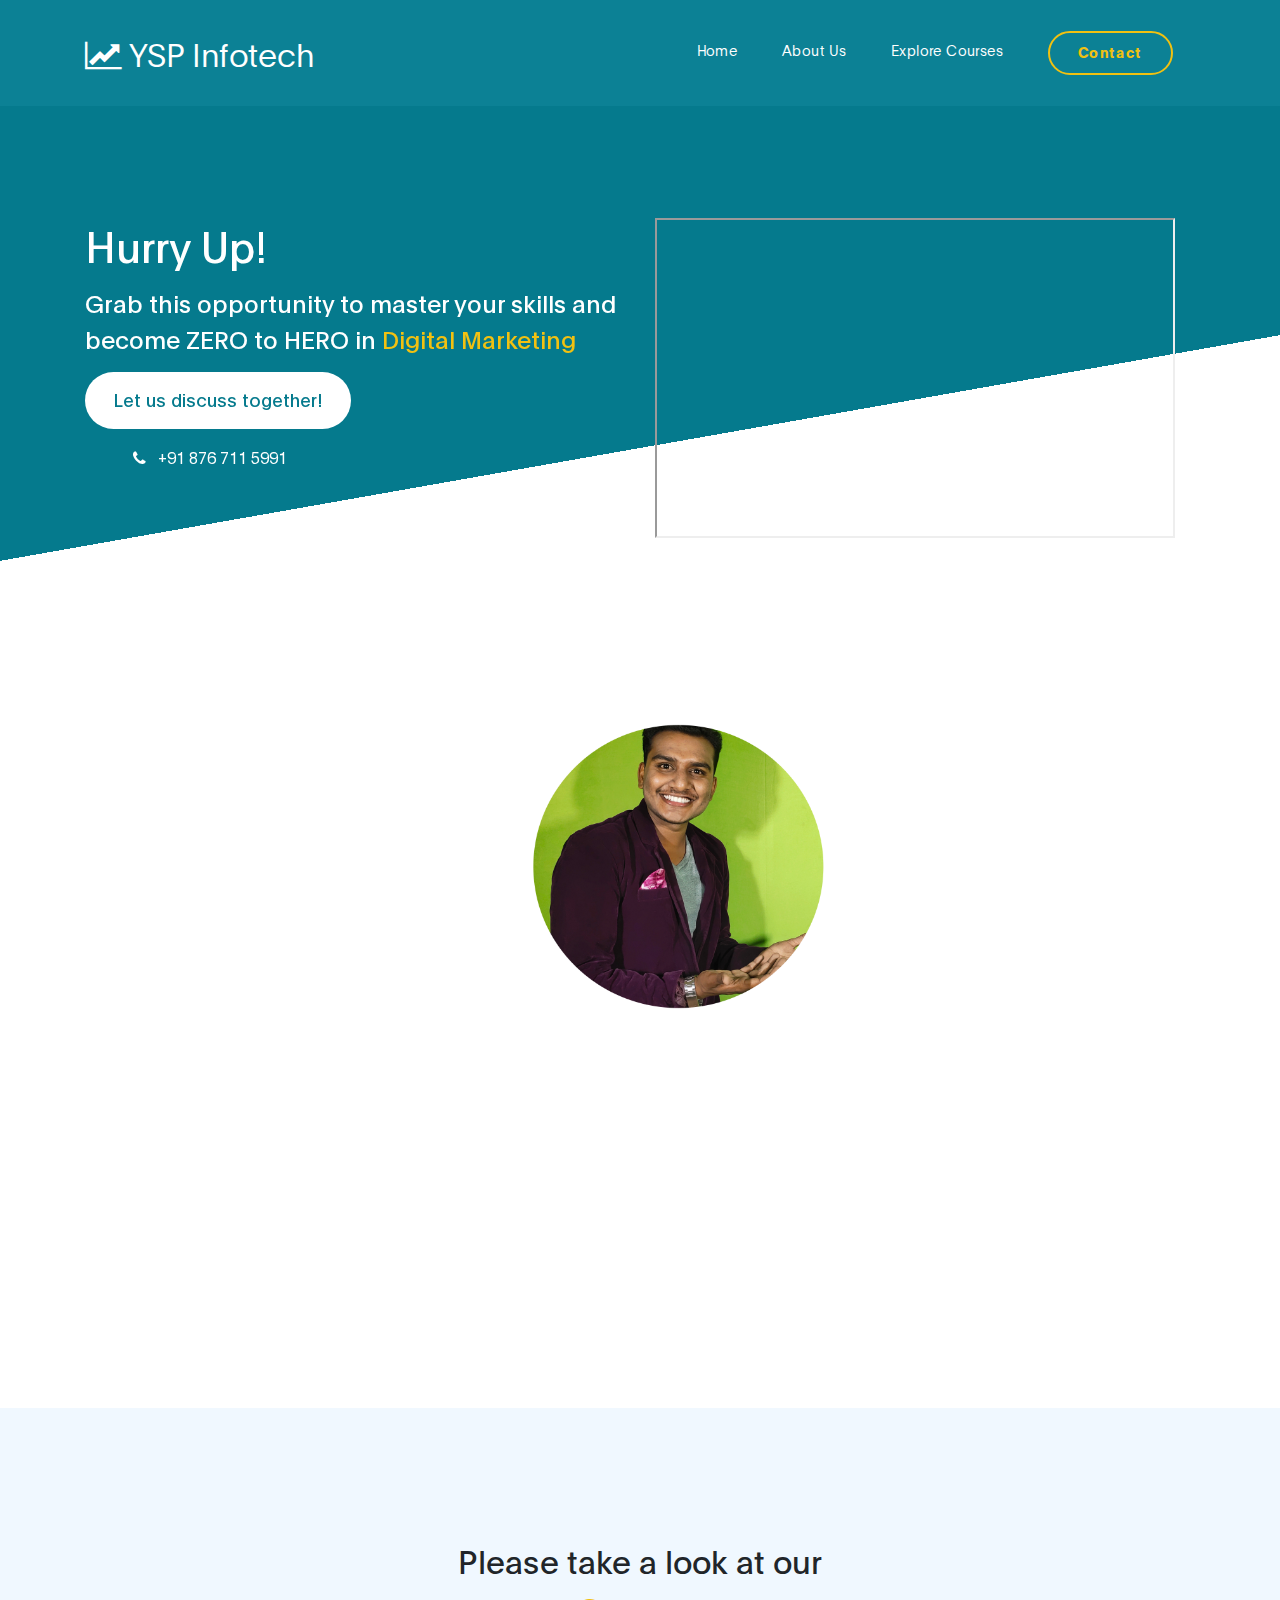
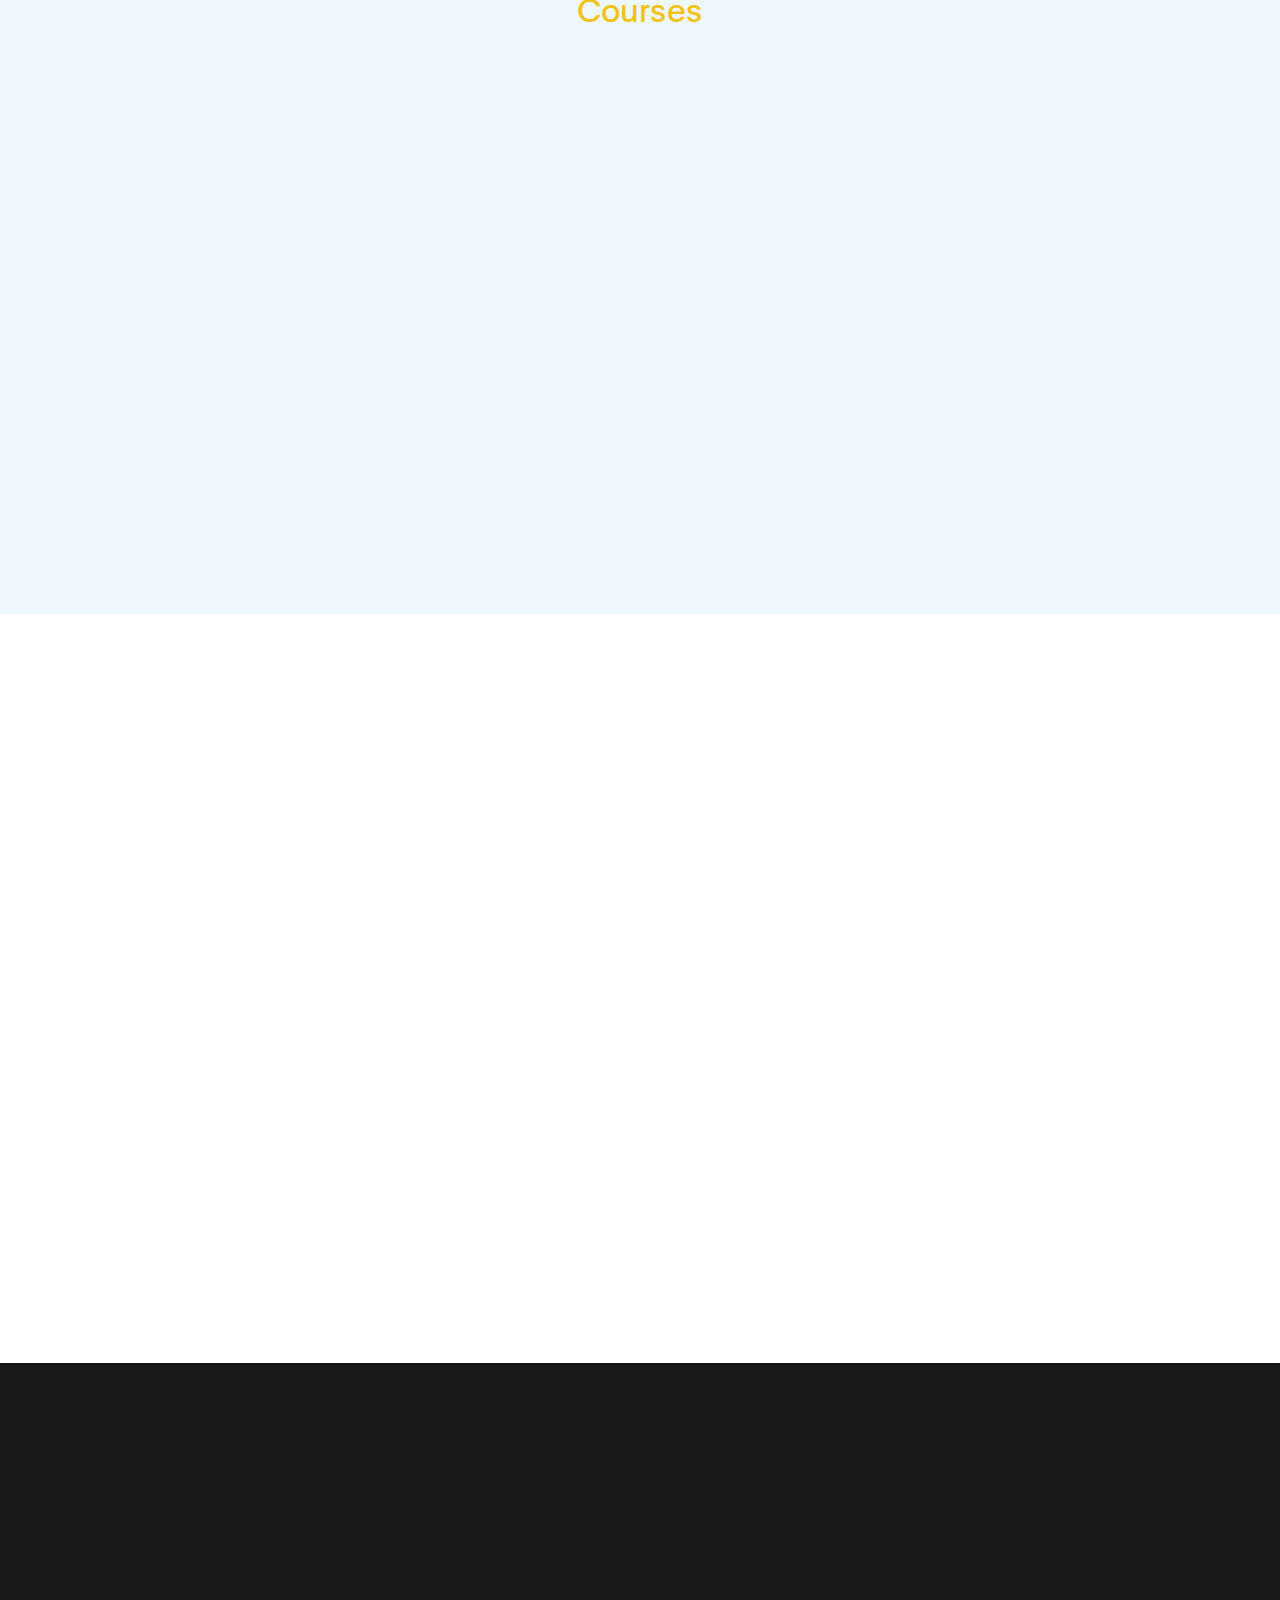
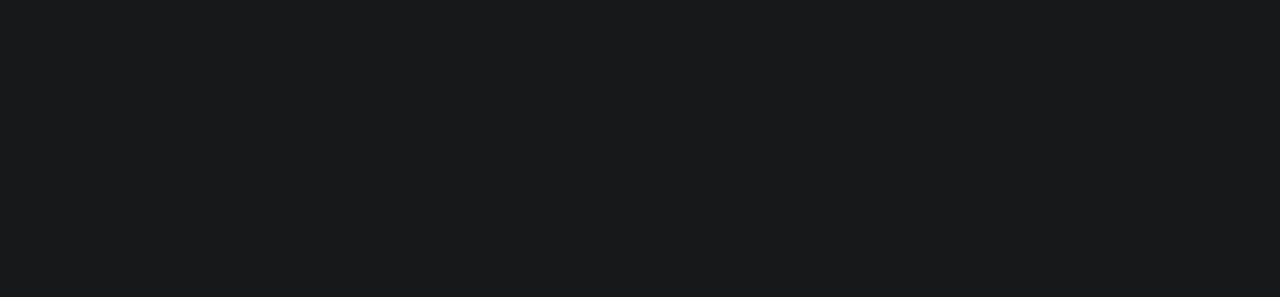
<file: index.html>
<!DOCTYPE html>
<html lang="en">
<head>

     <title>Digital Marketing Course</title>
<!--

DIGITAL TREND

https://templatemo.com/tm-538-digital-trend

-->
     <meta charset="UTF-8">
     <meta http-equiv="X-UA-Compatible" content="IE=Edge">
     <meta name="description" content="">
     <meta name="keywords" content="">
     <meta name="author" content="">
     <meta name="viewport" content="width=device-width, initial-scale=1, maximum-scale=1">

     <link rel="stylesheet" href="css/bootstrap.min.css">
     <link rel="stylesheet" href="css/font-awesome.min.css">
     <link rel="stylesheet" href="css/aos.css">
     <link rel="stylesheet" href="css/owl.carousel.min.css">
     <link rel="stylesheet" href="css/owl.theme.default.min.css">

     <!-- MAIN CSS -->
     <link rel="stylesheet" href="css/templatemo-digital-trend.css">

</head>
<body>

     <!-- MENU BAR -->
    <nav class="navbar navbar-expand-lg">
        <div class="container">
            <a class="navbar-brand" href="index.html">
              <i class="fa fa-line-chart"></i>
              YSP Infotech
            </a>

            <button class="navbar-toggler" type="button" data-toggle="collapse" data-target="#navbarNav" aria-controls="navbarNav" aria-expanded="false"
                aria-label="Toggle navigation">
                <span class="navbar-toggler-icon"></span>
            </button>

            <div class="collapse navbar-collapse" id="navbarNav">
                <ul class="navbar-nav ml-auto">
                    <li class="nav-item">
                        <a href="#index.html" class="nav-link smoothScroll">Home</a>
                    </li>
                    <li class="nav-item">
                        <a href="#about" class="nav-link smoothScroll">About Us</a>
                    </li>
                    <li class="nav-item">
                        <a href="#project" class="nav-link smoothScroll">Explore Courses</a>
                    </li>
                    <!-- Blogs -->
                    <!-- <li class="nav-item">
                        <a href="blog.html" class="nav-link">Blog</a>
                    </li> -->
                    <li class="nav-item">
                        <a href="contact.html" class="nav-link contact">Contact</a>
                    </li>
                </ul>
            </div>
        </div>
    </nav>
<!-- Digital Marketing Course with 51+ Modules Absolutely FREE + 15 Certificates -->

     <!-- HERO -->
     <section class="hero hero-bg d-flex justify-content-center align-items-center">
               <div class="container">
                    <div class="row">

                        <div class="col-lg-6 col-md-10 col-12 d-flex flex-column justify-content-center align-items-center">
                              <div class="hero-text">

                                   <h1 class="text-white" data-aos="fade-up">Hurry Up! <br></h1>
                                   <h3 class="text-white" data-aos="fade-up">Grab this opportunity to master your skills and become ZERO to HERO in <span style="color:#f2c111;"> Digital Marketing</span> </h3>

                                   <a href="contact.html" class="custom-btn btn-bg btn mt-3" data-aos="fade-up" data-aos-delay="100">Let us discuss together!</a>

                                   <strong class="d-block py-3 pl-5 text-white" data-aos="fade-up" data-aos-delay="200"><i class="fa fa-phone mr-2"></i> +91 876 711 5991</strong>
                              </div>
                        </div>

                        <div class="col-lg-6 col-12">
                          <div class="hero-image" data-aos="fade-up" data-aos-delay="300">

                            <iframe width="520" height="320"src="https://www.youtube.com/embed/nXQ2KxY1Q-w?controls=1">
                              Your browser does not support the video tag.
                            </iframe>
                         <!-- <img src="images/working-girl.png" class="img-fluid" alt="working girl"> -->
                          </div>
                        </div>

                    </div>
               </div>
     </section>


     <!-- ABOUT -->
     <section class="about section-padding pb-3" id="about">
          <div class="container">
               <div class="row">

                    <div class="col-lg-7 mx-auto col-md-10 col-12">
                         <div class="about-image" data-aos="fade-right" data-aos-delay="200">

                          <img src="images/YSPGroup_founder.png" class="img-fluid" alt="office">
                        </div>
                  
                         <div class="about-info">


                              <h2 class="mb-4" data-aos="fade-up">Yashodip Vrushali Babasaheb Shete <br></h2>
                              <h3 class="mb-4" data-aos="fade-up">
                              <strong>- Founder of YSP , Digital Marketering Expert and Trainer.</strong>
                              </h3>
                              

                              <p class="mb-0" data-aos="fade-up"> Hello , my name is Yashodip Vrushali Babasaheb Shete (YD Baba). <br>
                               I am the founder of YSP Group. I have been awarded as "Best Leadership Trainer in India" by Yuva Dhyeya.
                               I have been awarded as a Trusted Advisor for Over 25,379 Youngsters and Motivational & Keynote Speaker - Inspired Over 4,90,135 Youngsters. I have been in Digital Marketing field since last 5 years. I have conducted 15+ seminars and sessions to educated youth.
                              </p>
                         </div>

                      </div>     

               </div>
          </div>
     </section>


     <!-- PROJECT -->
     <section class="project section-padding" id="project">
          <div class="container-fluid">
               <div class="row">

                    <div class="col-lg-12 col-12">

                        <h2 class="mb-5 text-center">
                            Please take a look at our
                            <strong>Courses</strong>
                        </h2>

                        <!-- course transition -->

                         <div class="owl-carousel owl-theme" id="project-slide">
                              <!-- <div class="item project-wrapper"> 
                                   <img src="images/project/project-image01.jpg" class="img-fluid" alt="project image">
                                   <iframe src="https://www.youtube.com/embed/tTP1ppLWNSg/PLb1yiljJ9fZ2NkpdsEHpkVDq3GlWEzHty?controls=1"  class="img-fluid">
                                             Your browser does not support the video tag.
                                   </iframe>

                                   <div class="project-info">
                                        <small>Marketing</small>

                                        <h3>
                                             <a href="project-detail.html">
                                                  <span>Sweet Go Agency</span>
                                                  <i class="fa fa-angle-right project-icon"></i>
                                             </a>
                                        </h3>
                                   </div>
                              </div>-->

                              <!-- <div class="item project-wrapper" data-aos="fade-up"> 
                                   <img src="images/project/project-image02.jpg" class="img-fluid" alt="project image">
                                   <iframe src="https://www.youtube.com/embed/tTP1ppLWNSg/PLb1yiljJ9fZ2NkpdsEHpkVDq3GlWEzHty?controls=1"  class="img-fluid">
                                             Your browser does not support the video tag.
                                   </iframe>
                                   <div class="project-info">
                                        <small>Websites</small>

                                        <h3>
                                             <a href="project-detail.html">
                                                  <span>Smart Ladies</span>
                                                  <i class="fa fa-angle-right project-icon"></i>
                                             </a>
                                        </h3>
                                   </div>
                              </div>-->

                              <div class="item project-wrapper" data-aos="fade-up">
                                   <img src="images/project/project-image03.jpg" class="img-fluid" alt="project image">

                                   <div class="project-info">
                                        <small>Course-1</small>

                                        <h3>
                                             <a href="project-detail.html">
                                                  <span>Youtube Course</span>
                                                  <i class="fa fa-angle-right project-icon"></i>
                                             </a>
                                        </h3>
                                   </div>
                              </div>

                              <div class="item project-wrapper" data-aos="fade-up">
                                   <img src="images/project/project-image04.jpg" class="img-fluid" alt="project image">

                                   <div class="project-info">
                                        <small>Course-2</small>

                                        <h3>
                                             <a href="project-detail.html">
                                                  <span>Digital Marketing </span>
                                                  <i class="fa fa-angle-right project-icon"></i>
                                             </a>
                                        </h3>
                                   </div>
                              </div>

                              <!-- <div class="item project-wrapper" data-aos="fade-up">
                                   <img src="images/project/project-image05.jpg" class="img-fluid" alt="project image">

                                   <div class="project-info">
                                        <small>Video</small>

                                        <h3>
                                             <a href="project-detail.html">
                                                  <span>Ultimate HealthCare</span>
                                                  <i class="fa fa-angle-right project-icon"></i>
                                             </a>
                                        </h3>
                                   </div>
                              </div> -->
                         </div>
                    </div>

               </div>
          </div>
     </section>


     <!-- TESTIMONIAL -->
     <section class="testimonial section-padding">
          <div class="container">
               <div class="row">

                    <div class="col-lg-6 col-md-5 col-12">
                        <div class="contact-image" data-aos="fade-up">

                          <img src="images/female-avatar.png" class="img-fluid" alt="website">
                        </div>
                    </div>

                    <div class="col-lg-6 col-md-7 col-12">
                      <h4 class="my-5 pt-3" data-aos="fade-up" data-aos-delay="100">Why join our course?</h4>

                      <div class="quote" data-aos="fade-up" data-aos-delay="200"></div>

                      <h2 class="mb-4" data-aos="fade-up" data-aos-delay="300">
                         <ul style="list-style-type: none;">
                           <li><img src="images/tick-mark.png" height="50px" width="50px">&nbsp 100% Job Opportunity</li>
                           <li><img src="images/tick-mark.png" height="50px" width="50px">&nbsp Industry Expert Trainer</li>
                           <li><img src="images/tick-mark.png" height="50px" width="50px">&nbsp Lifetime Support to Students</li>
                         </ul>
                      </h2>

                      <!-- <p data-aos="fade-up" data-aos-delay="400">
                        <strong>Mary Zoe</strong>

                        <span class="mx-1">/</span>

                        <small>Digital Agency (CEO)</small>
                      </p> -->
                    </div>

               </div>
          </div>
     </section>


    <footer class="site-footer">
      <div class="container">
        <div class="row">

          <div class="col-lg-5 mx-lg-auto col-md-8 col-10">
            <h1 class="text-white" data-aos="fade-up" data-aos-delay="100">We make creative <strong>brands</strong> only.</h1>
          </div>

          <div class="col-lg-3 col-md-6 col-12" data-aos="fade-up" data-aos-delay="200">
            <h4 class="my-4">Contact Info</h4>

            <p class="mb-1">
              <i class="fa fa-phone mr-2 footer-icon"></i> 
              +91 876 711 5991
            </p>

            <p>
              <a href="#">
                <i class="fa fa-envelope mr-2 footer-icon"></i>
               yspinfotech.com
              </a>
            </p>
          </div>

          <div class="col-lg-3 col-md-6 col-12" data-aos="fade-up" data-aos-delay="300">
            <h4 class="my-4">Our Office</h4>

            <p class="mb-1">
              <i class="fa fa-home mr-2 footer-icon"></i> 
              Office No. 404, Mairah Enclave, Shiv Ganga Canal Road, Near Warje Church,Warje, Pune - 411052
            </p>
          </div>

          <div class="col-lg-4 mx-lg-auto text-center col-md-8 col-12" data-aos="fade-up" data-aos-delay="400">
            <p class="copyright-text">Copyright &copy; 2022 YSP Infotech
            <br>
           <!--  <a rel="nofollow noopener" href="https://templatemo.com">Design: TemplateMo</a></p> -->
          </div>

          <div class="col-lg-4 mx-lg-auto col-md-6 col-12" data-aos="fade-up" data-aos-delay="500">
            
            <ul class="footer-link">
              <li><a href="#">Gallery</a></li>
              <li><a href="#">Register/Login</a></li>
              <li><a href="#">Privacy</a></li>
            </ul>
          </div>

          <div class="col-lg-3 mx-lg-auto col-md-6 col-12" data-aos="fade-up" data-aos-delay="600">
            <ul class="social-icon">
              <li><a href="https://www.instagram.com/ysp_infotech/"                 target="_blank" class="fa fa-instagram"></a></li>
              <li><a href="https://www.facebook.com/profile.php?id=100077455845791" target="_blank" class="fa fa-facebook"></a></li>
              <li><a href="https://www.twitter.com/ysp_infotech/"                   target="_blank" class="fa fa-twitter"></a></li>
              <li><a href="https://www.linkedin.com/in/ysp-infotech-0a265a18a/"      target="_blank" class="fa fa-linkedin"></a></li>
            </ul>
          </div>

        </div>
      </div>
    </footer>


     <!-- SCRIPTS -->
     <script src="js/jquery.min.js"></script>
     <script src="js/bootstrap.min.js"></script>
     <script src="js/aos.js"></script>
     <script src="js/owl.carousel.min.js"></script>
     <script src="js/smoothscroll.js"></script>
     <script src="js/custom.js"></script>

</body>
</html>
</file>
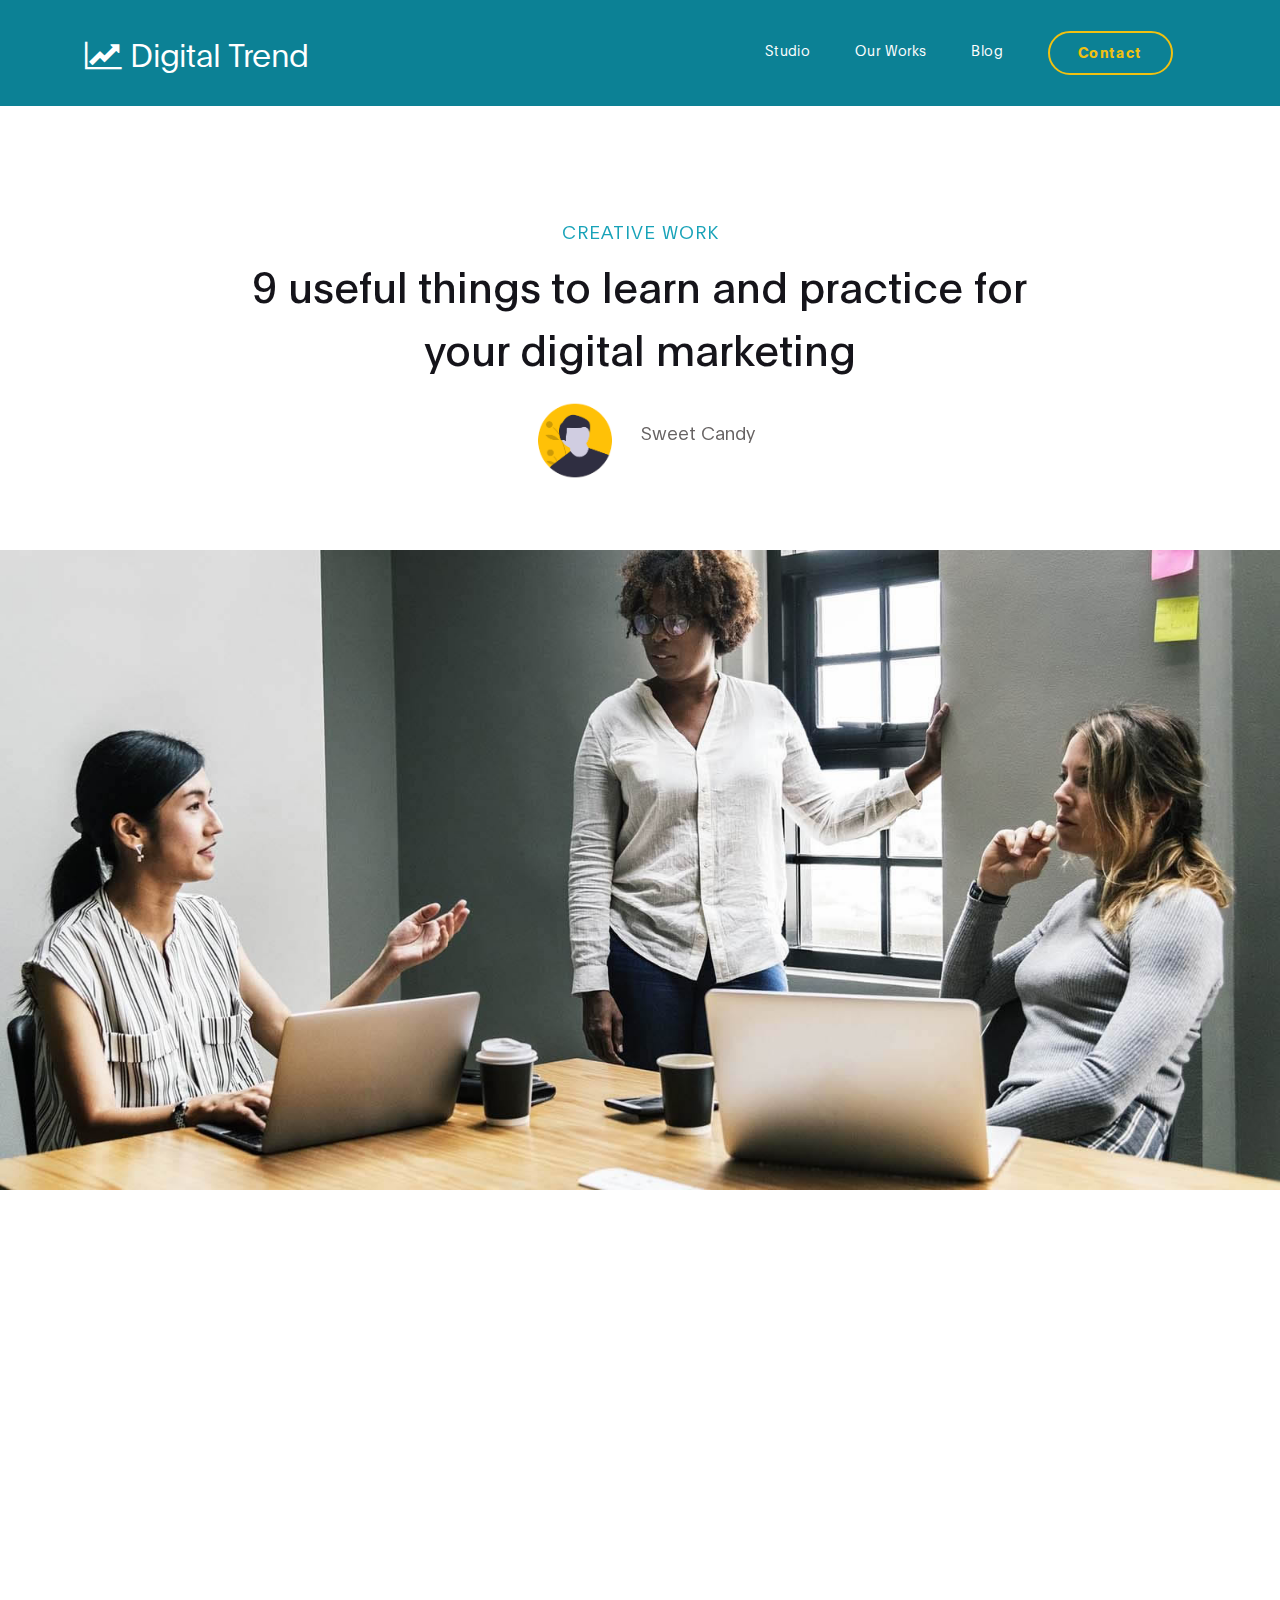
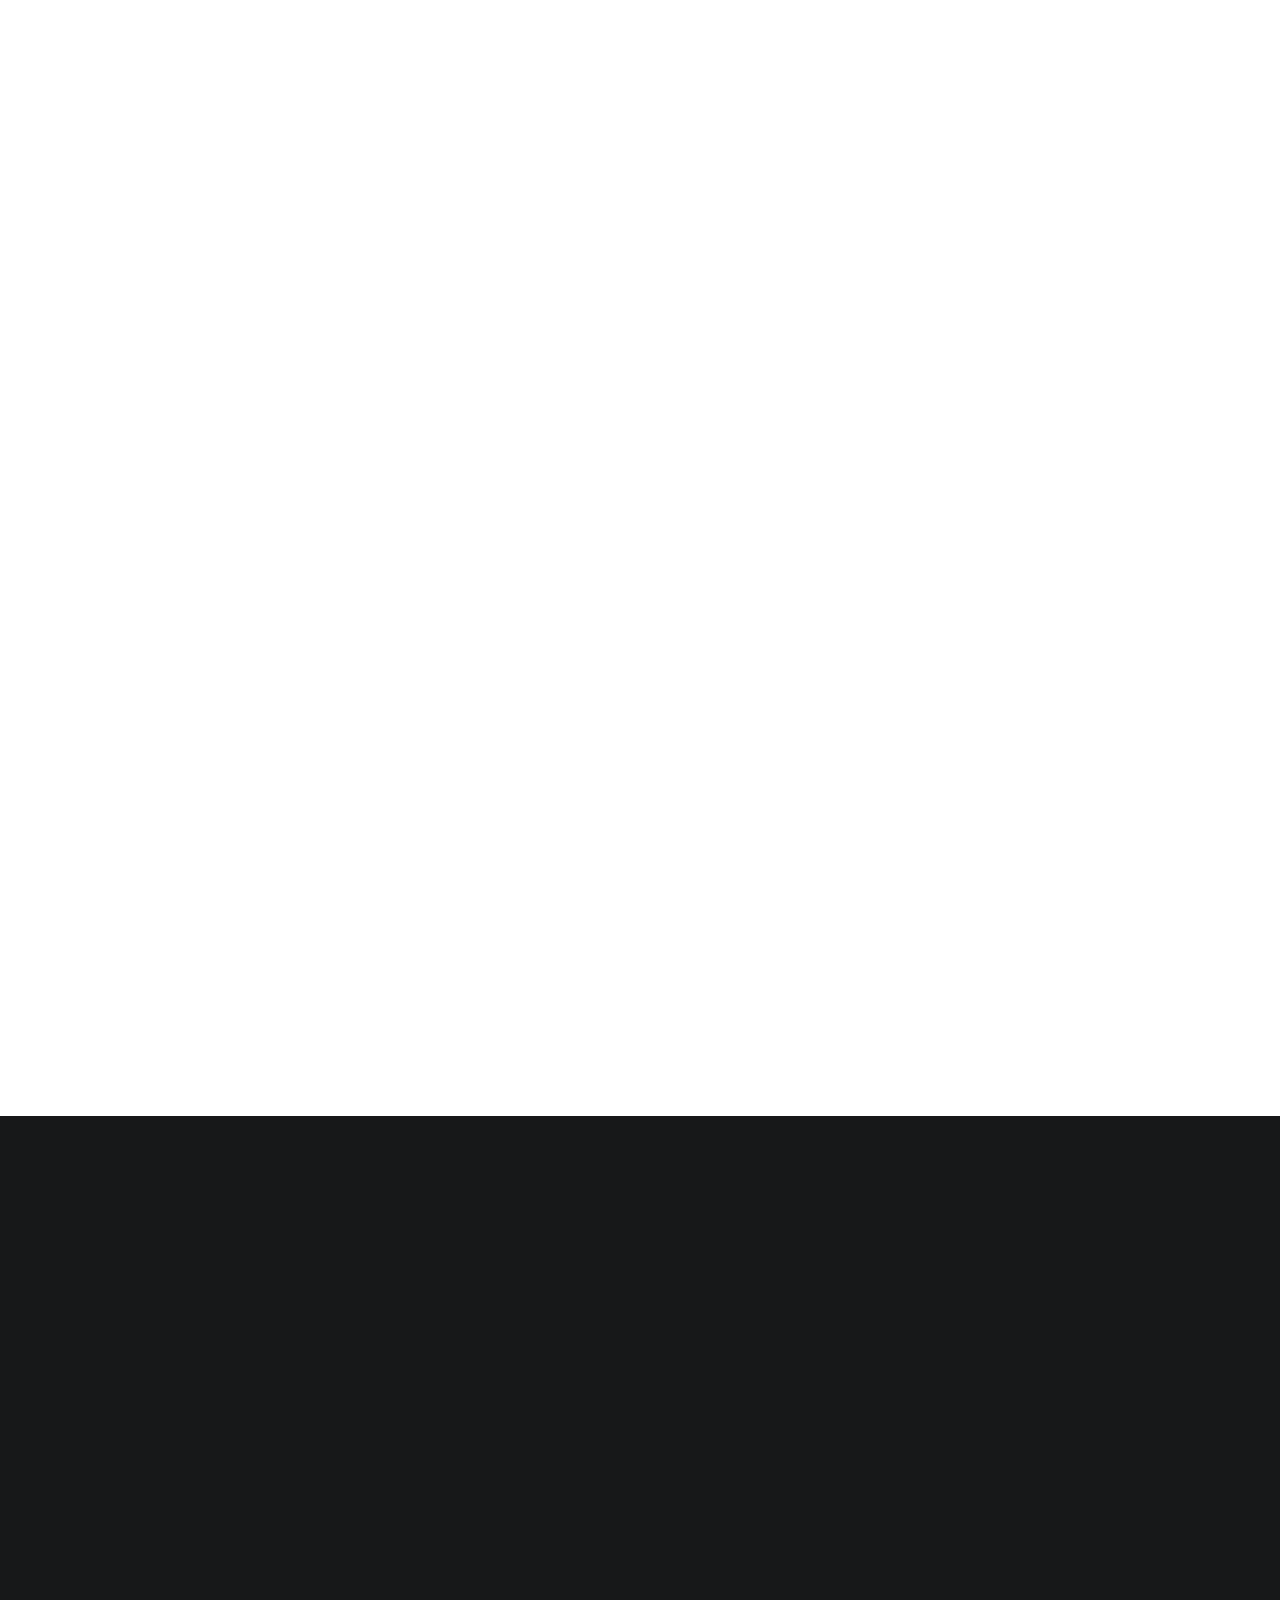
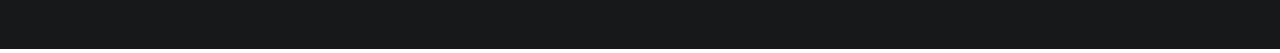
<file: blog-detail.html>
<!DOCTYPE html>
<html lang="en">
<head>

     <title>Digital Trend - Blog Detail</title>
<!--

DIGITAL TREND

https://templatemo.com/tm-538-digital-trend

-->
     <meta charset="UTF-8">
     <meta http-equiv="X-UA-Compatible" content="IE=Edge">
     <meta name="description" content="">
     <meta name="keywords" content="">
     <meta name="author" content="">
     <meta name="viewport" content="width=device-width, initial-scale=1, maximum-scale=1">

     <link rel="stylesheet" href="css/bootstrap.min.css">
     <link rel="stylesheet" href="css/font-awesome.min.css">
     <link rel="stylesheet" href="css/aos.css">
     <link rel="stylesheet" href="css/owl.carousel.min.css">
     <link rel="stylesheet" href="css/owl.theme.default.min.css">

     <!-- MAIN CSS -->
     <link rel="stylesheet" href="css/templatemo-digital-trend.css">

</head>
<body>

     <!-- MENU BAR -->
    <nav class="navbar navbar-expand-lg position-relative">
        <div class="container">
            <a class="navbar-brand" href="index.html">
              <i class="fa fa-line-chart"></i>
              Digital Trend
            </a>

            <button class="navbar-toggler" type="button" data-toggle="collapse" data-target="#navbarNav" aria-controls="navbarNav" aria-expanded="false"
                aria-label="Toggle navigation">
                <span class="navbar-toggler-icon"></span>
            </button>

            <div class="collapse navbar-collapse" id="navbarNav">
                <ul class="navbar-nav ml-auto">
                    <li class="nav-item">
                        <a href="index.html#about" class="nav-link">Studio</a>
                    </li>
                    <li class="nav-item">
                        <a href="index.html#project" class="nav-link">Our Works</a>
                    </li>
                    <li class="nav-item">
                        <a href="blog.html" class="nav-link">Blog</a>
                    </li>
                    <li class="nav-item">
                        <a href="contact.html" class="nav-link contact">Contact</a>
                    </li>
                </ul>
            </div>
        </div>
    </nav>


     <!-- BLOG DETAIL -->
     <section class="project-detail section-padding-half">
          <div class="container">
               <div class="row">

                    <div class="col-lg-9 mx-auto col-md-10 col-12 mt-lg-5 text-center" data-aos="fade-up">
                      <h4 class="blog-category text-info">Creative Work</h4>
                      
                      <h1>9 useful things to learn and practice for your digital marketing</h1>

                      <div class="client-info">
                          <div class="d-flex justify-content-center align-items-center mt-3">
                            <img src="images/project/project-detail/male-avatar.png" class="img-fluid" alt="male avatar">

                            <p>Sweet Candy</p>
                          </div>
                      </div>
                    </div>

               </div>
          </div>
     </section>


     <div class="full-image text-center" data-aos="zoom-in">
       <img src="images/blog/blog-header-image.jpg" class="img-fluid" alt="blog header">
     </div>


     <!-- BLOG DETAIL -->
     <section class="project-detail">
          <div class="container">
               <div class="row">

                  <div class="col-lg-9 mx-auto col-md-11 col-12 my-5 pt-3" data-aos="fade-up">

                    <h2 class="mb-3">Etiam quis metus elementum, tempor risus vel, condimentum orci.</h2>

                    <p>Mauris in convallis nunc, non facilisis arcu. Nunc sapien nulla, interdum at diam non, aliquam vestibulum leo. Fusce laoreet malesuada ante, consectetur consequat ante tempor et. Quisque ac risus ligula.</p>

                    <p>Suspendisse bibendum tortor at est placerat auctor. Phasellus tortor est, bibendum eu ex eu, tincidunt efficitur nunc. Orci varius natoque penatibus et magnis dis parturient montes, nascetur ridiculus mus.</p>

                    <ul class="list-detail py-3">
                      <li><span>Quisque at condimentum est. Duis sollicitudin urna id elit pulvinar placerat. Ut ac dui in ex vulputate dictum.</span></li>

                      <li><span>Mauris vitae tellus nisi. Morbi rutrum lacus sit amet volutpat viverra.</span></li>

                      <li><span> Integer maximus sem ut ipsum blandit elementum. Nullam sollicitudin accumsan commodo.</span></li>
                    </ul>

                    <p>Sed leo nisl, posuere at molestie ac, suscipit auctor mauris. Etiam quis metus elementum, tempor risus vel, condimentum orci.</p>

                    <h2 class="mt-5 mb-3">Curabitur tempus vel libero lobortis feugiat</h2>

                    <p>Orci varius natoque penatibus et magnis dis parturient montes, nascetur ridiculus mus. Mauris in convallis nunc, non facilisis arcu. Nunc sapien nulla, interdum at diam non, aliquam vestibulum leo.</p>

                    <blockquote>Phasellus dapibus ex sed dolor blandit, efficitur iaculis ipsum scelerisque. Cras elementum nibh id felis sagittis, sit amet pellentesque ligula porttitor. Fusce laoreet malesuada ante, consectetur consequat ante tempor et. Quisque ac risus ligula.</blockquote>
                    </div>
               </div>

              <div class="col-lg-8 mx-auto mb-5 pb-5 col-12" data-aos="fade-up">

                <h3 class="my-3" data-aos="fade-up">Leave a comment</h3>

                <form action="#" method="get"  class="contact-form" data-aos="fade-up" data-aos-delay="300" role="form">
                  <div class="row">
                    <div class="col-lg-6 col-12">
                      <input type="text" class="form-control" name="name" placeholder="Name">
                    </div>

                    <div class="col-lg-6 col-12">
                      <input type="email" class="form-control" name="email" placeholder="Email">
                    </div>

                    <div class="col-lg-12 col-12">
                      <textarea class="form-control" rows="6" name="message" placeholder="Message"></textarea>
                    </div>

                    <div class="col-lg-5 mx-auto col-7">
                      <button type="submit" class="form-control" id="submit-button" name="submit">Submit Comment</button>
                    </div>
                  </div>
                </form>
              </div>
              
          </div>
          
     </section>


    <footer class="site-footer">
      <div class="container">
        <div class="row">

          <div class="col-lg-5 mx-lg-auto col-md-8 col-10">
            <h1 class="text-white" data-aos="fade-up" data-aos-delay="100">We make creative <strong>brands</strong> only.</h1>
          </div>

          <div class="col-lg-3 col-md-6 col-12" data-aos="fade-up" data-aos-delay="200">
            <h4 class="my-4">Contact Info</h4>

            <p class="mb-1">
              <i class="fa fa-phone mr-2 footer-icon"></i> 
              +99 080 070 4224
            </p>

            <p>
              <a href="#">
                <i class="fa fa-envelope mr-2 footer-icon"></i>
                hello@company.com
              </a>
            </p>
          </div>

          <div class="col-lg-3 col-md-6 col-12" data-aos="fade-up" data-aos-delay="300">
            <h4 class="my-4">Our Studio</h4>

            <p class="mb-1">
              <i class="fa fa-home mr-2 footer-icon"></i> 
              Av. Lúcio Costa - Barra da Tijuca, Rio de Janeiro - RJ, Brazil
            </p>
          </div>

          <div class="col-lg-4 mx-lg-auto text-center col-md-8 col-12" data-aos="fade-up" data-aos-delay="400">
            <p class="copyright-text">Copyright &copy; 2020 Your Company
            <br>
            <a rel="nofollow noopener" href="https://templatemo.com">Design: TemplateMo</a></p>
          </div>

          <div class="col-lg-4 mx-lg-auto col-md-6 col-12" data-aos="fade-up" data-aos-delay="500">
            
            <ul class="footer-link">
              <li><a href="#">Stories</a></li>
              <li><a href="#">Work with us</a></li>
              <li><a href="#">Privacy</a></li>
            </ul>
          </div>

          <div class="col-lg-3 mx-lg-auto col-md-6 col-12" data-aos="fade-up" data-aos-delay="600">
            <ul class="social-icon">
              <li><a href="#" class="fa fa-instagram"></a></li>
              <li><a href="#" class="fa fa-twitter"></a></li>
              <li><a href="#" class="fa fa-dribbble"></a></li>
              <li><a href="#" class="fa fa-behance"></a></li>
            </ul>
          </div>

        </div>
      </div>
    </footer>


     <!-- SCRIPTS -->
     <script src="js/jquery.min.js"></script>
     <script src="js/bootstrap.min.js"></script>
     <script src="js/aos.js"></script>
     <script src="js/owl.carousel.min.js"></script>
     <script src="js/custom.js"></script>

</body>
</html>
</file>
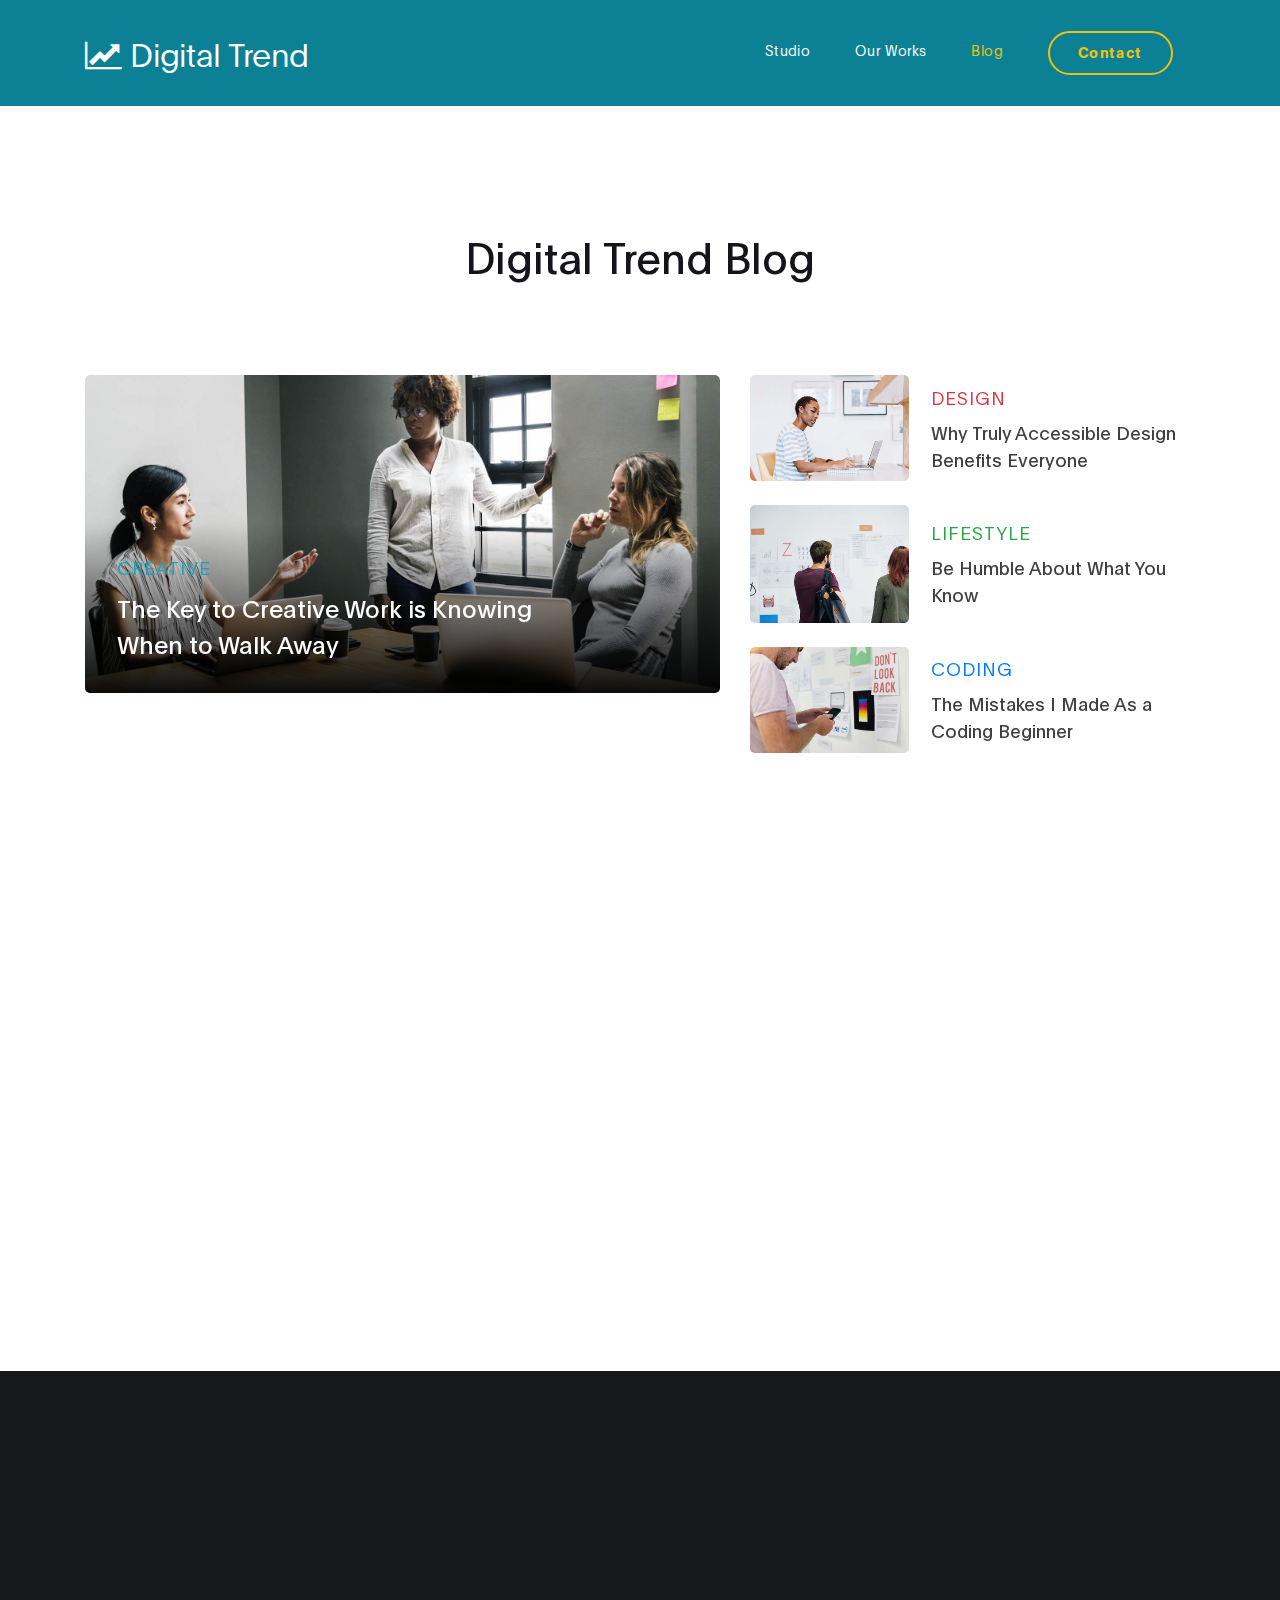
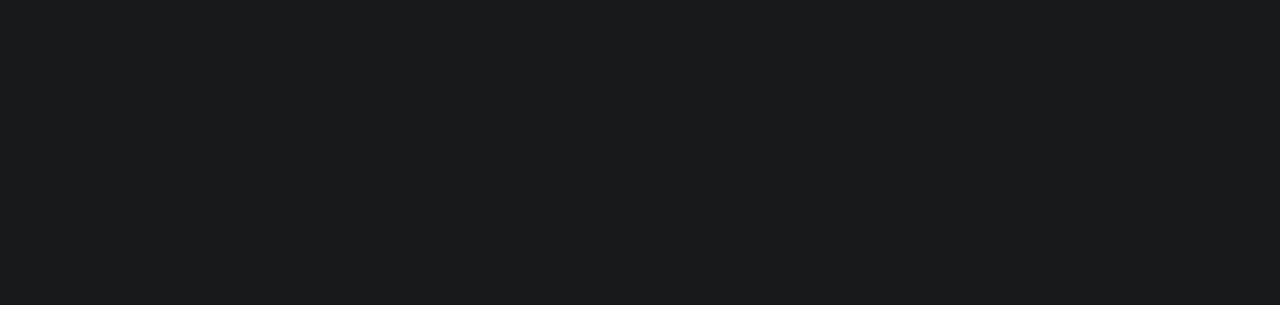
<file: blog.html>
<!DOCTYPE html>
<html lang="en">
<head>

     <title>Digital Trend - Blog</title>
<!--

DIGITAL TREND

https://templatemo.com/tm-538-digital-trend

-->
     <meta charset="UTF-8">
     <meta http-equiv="X-UA-Compatible" content="IE=Edge">
     <meta name="description" content="">
     <meta name="keywords" content="">
     <meta name="author" content="">
     <meta name="viewport" content="width=device-width, initial-scale=1, maximum-scale=1">

     <link rel="stylesheet" href="css/bootstrap.min.css">
     <link rel="stylesheet" href="css/font-awesome.min.css">
     <link rel="stylesheet" href="css/aos.css">
     <link rel="stylesheet" href="css/owl.carousel.min.css">
     <link rel="stylesheet" href="css/owl.theme.default.min.css">

     <!-- MAIN CSS -->
     <link rel="stylesheet" href="css/templatemo-digital-trend.css">

</head>
<body>

     <!-- MENU BAR -->
    <nav class="navbar navbar-expand-lg position-absolute">
        <div class="container">
            <a class="navbar-brand" href="index.html">
              <i class="fa fa-line-chart"></i>
              Digital Trend
            </a>

            <button class="navbar-toggler" type="button" data-toggle="collapse" data-target="#navbarNav" aria-controls="navbarNav" aria-expanded="false"
                aria-label="Toggle navigation">
                <span class="navbar-toggler-icon"></span>
            </button>

            <div class="collapse navbar-collapse" id="navbarNav">
                <ul class="navbar-nav ml-auto">
                    <li class="nav-item">
                        <a href="index.html#about" class="nav-link">Studio</a>
                    </li>
                    <li class="nav-item">
                        <a href="index.html#project" class="nav-link">Our Works</a>
                    </li>
                    <li class="nav-item">
                        <a href="blog.html" class="nav-link active">Blog</a>
                    </li>
                    <li class="nav-item">
                        <a href="contact.html" class="nav-link contact">Contact</a>
                    </li>
                </ul>
            </div>
        </div>
    </nav>


     <!-- BLOG -->
     <section class="blog section-padding">
          <div class="container">
               <div class="row">

                    <div class="col-lg-12 col-12 py-5 mt-5 mb-3 text-center">

                      <h1 class="mb-4" data-aos="fade-up">Digital Trend Blog</h1>
                    </div>

                    <div class="col-lg-7 col-md-7 col-12 mb-4">
                      <div class="blog-header" data-aos="fade-up" data-aos-delay="100">
                        <img src="images/blog/blog-header-image.jpg" class="img-fluid" alt="blog header">

                        <div class="blog-header-info">
                          <h4 class="blog-category text-info">Creative</h4>

                          <h3><a href="blog-detail.html">The Key to Creative Work is Knowing When to Walk Away</a></h3>
                        </div>
                      </div>
                    </div>

                    <div class="col-lg-5 col-md-5 col-12 mb-4">
                      <div class="blog-sidebar d-flex justify-content-center align-items-center" data-aos="fade-up" data-aos-delay="200">
                        <img src="images/blog/blog-sidebar-image.jpg" class="img-fluid" alt="blog">

                        <div class="blog-info">
                          <h4 class="blog-category text-danger">Design</h4>

                          <h3><a href="blog-detail.html">Why Truly Accessible Design Benefits Everyone</a></h3>
                        </div>
                      </div>

                      <div class="blog-sidebar py-4 d-flex justify-content-center align-items-center" data-aos="fade-up" data-aos-delay="300">
                        <img src="images/blog/blog-sidebar-image01.jpg" class="img-fluid" alt="blog">

                        <div class="blog-info">
                          <h4 class="blog-category text-success">lifestyle</h4>

                          <h3><a href="blog-detail.html">Be Humble About What You Know</a></h3>
                        </div>
                      </div>

                      <div class="blog-sidebar d-flex justify-content-center align-items-center" data-aos="fade-up" data-aos-delay="200">
                        <img src="images/blog/blog-sidebar-image02.jpg" class="img-fluid" alt="blog">

                        <div class="blog-info">
                          <h4 class="blog-category text-primary">Coding</h4>

                          <h3><a href="blog-detail.html">The Mistakes I Made As a Coding Beginner</a></h3>
                        </div>
                      </div>

                    </div>

                    <div class="col-lg-5 ml-auto mt-5 pt-5 col-md-6 col-12">

                      <img src="images/newsletter.png" data-aos="fade-up" data-aos-delay="100" class="img-fluid" alt="newsletter">
                    </div>

                    <div class="col-lg-5 mr-auto mt-5 pt-5 col-md-6 col-12 newsletter-form">
                      <h4 data-aos="fade-up" data-aos-delay="200">Email Newsletter</h4>

                      <h2 data-aos="fade-up" data-aos-delay="300">Let’s stay up-to-date. We'll share you all good stuffs.</h2>
                      <form action="#" method="get" enctype="multipart/form-data">
                      <div class="form-group mt-4" data-aos="fade-up" data-aos-delay="400">
                        <input name="email" type="email" class="form-control" 
                        		id="email" aria-describedby="emailHelp" placeholder="Please enter your email" required>

                        <small id="emailHelp" class="form-text text-muted">We'll NOT share your email address to anyone else.</small>

                      </div>

                      <div class="form-group form-check" data-aos="fade-up" data-aos-delay="500">
                        <input name="monthly" type="checkbox" class="form-check-input" id="monthly">

                        <label class="form-check-label" for="monthly">Please send me a monthly newsletter.</label>
                      </div>

                        <button type="submit" data-aos="fade-up" data-aos-delay="500" class="btn w-100 mt-3">Sign up</button>
                      </form>
                    </div>

               </div>
          </div>
     </section>


    <footer class="site-footer">
      <div class="container">
        <div class="row">

          <div class="col-lg-5 mx-lg-auto col-md-8 col-10">
            <h1 class="text-white" data-aos="fade-up" data-aos-delay="100">We make creative <strong>brands</strong> only.</h1>
          </div>

          <div class="col-lg-3 col-md-6 col-12" data-aos="fade-up" data-aos-delay="200">
            <h4 class="my-4">Contact Info</h4>

            <p class="mb-1">
              <i class="fa fa-phone mr-2 footer-icon"></i> 
              +99 080 070 4224
            </p>

            <p>
              <a href="#">
                <i class="fa fa-envelope mr-2 footer-icon"></i>
                hello@company.com
              </a>
            </p>
          </div>

          <div class="col-lg-3 col-md-6 col-12" data-aos="fade-up" data-aos-delay="300">
            <h4 class="my-4">Our Studio</h4>

            <p class="mb-1">
              <i class="fa fa-home mr-2 footer-icon"></i> 
              Av. Lúcio Costa - Barra da Tijuca, Rio de Janeiro - RJ, Brazil
            </p>
          </div>

          <div class="col-lg-4 mx-lg-auto text-center col-md-8 col-12" data-aos="fade-up" data-aos-delay="400">
            <p class="copyright-text">Copyright &copy; 2020 Your Company
            <br>
            <a rel="nofollow noopener" href="https://templatemo.com">Design: TemplateMo</a></p>
          </div>

          <div class="col-lg-4 mx-lg-auto col-md-6 col-12" data-aos="fade-up" data-aos-delay="500">
            
            <ul class="footer-link">
              <li><a href="#">Stories</a></li>
              <li><a href="#">Work with us</a></li>
              <li><a href="#">Privacy</a></li>
            </ul>
          </div>

          <div class="col-lg-3 mx-lg-auto col-md-6 col-12" data-aos="fade-up" data-aos-delay="600">
            <ul class="social-icon">
              <li><a href="#" class="fa fa-instagram"></a></li>
              <li><a href="#" class="fa fa-twitter"></a></li>
              <li><a href="#" class="fa fa-dribbble"></a></li>
              <li><a href="#" class="fa fa-behance"></a></li>
            </ul>
          </div>

        </div>
      </div>
    </footer>


     <!-- SCRIPTS -->
     <script src="js/jquery.min.js"></script>
     <script src="js/bootstrap.min.js"></script>
     <script src="js/aos.js"></script>
     <script src="js/owl.carousel.min.js"></script>
     <script src="js/custom.js"></script>

</body>
</html>
</file>
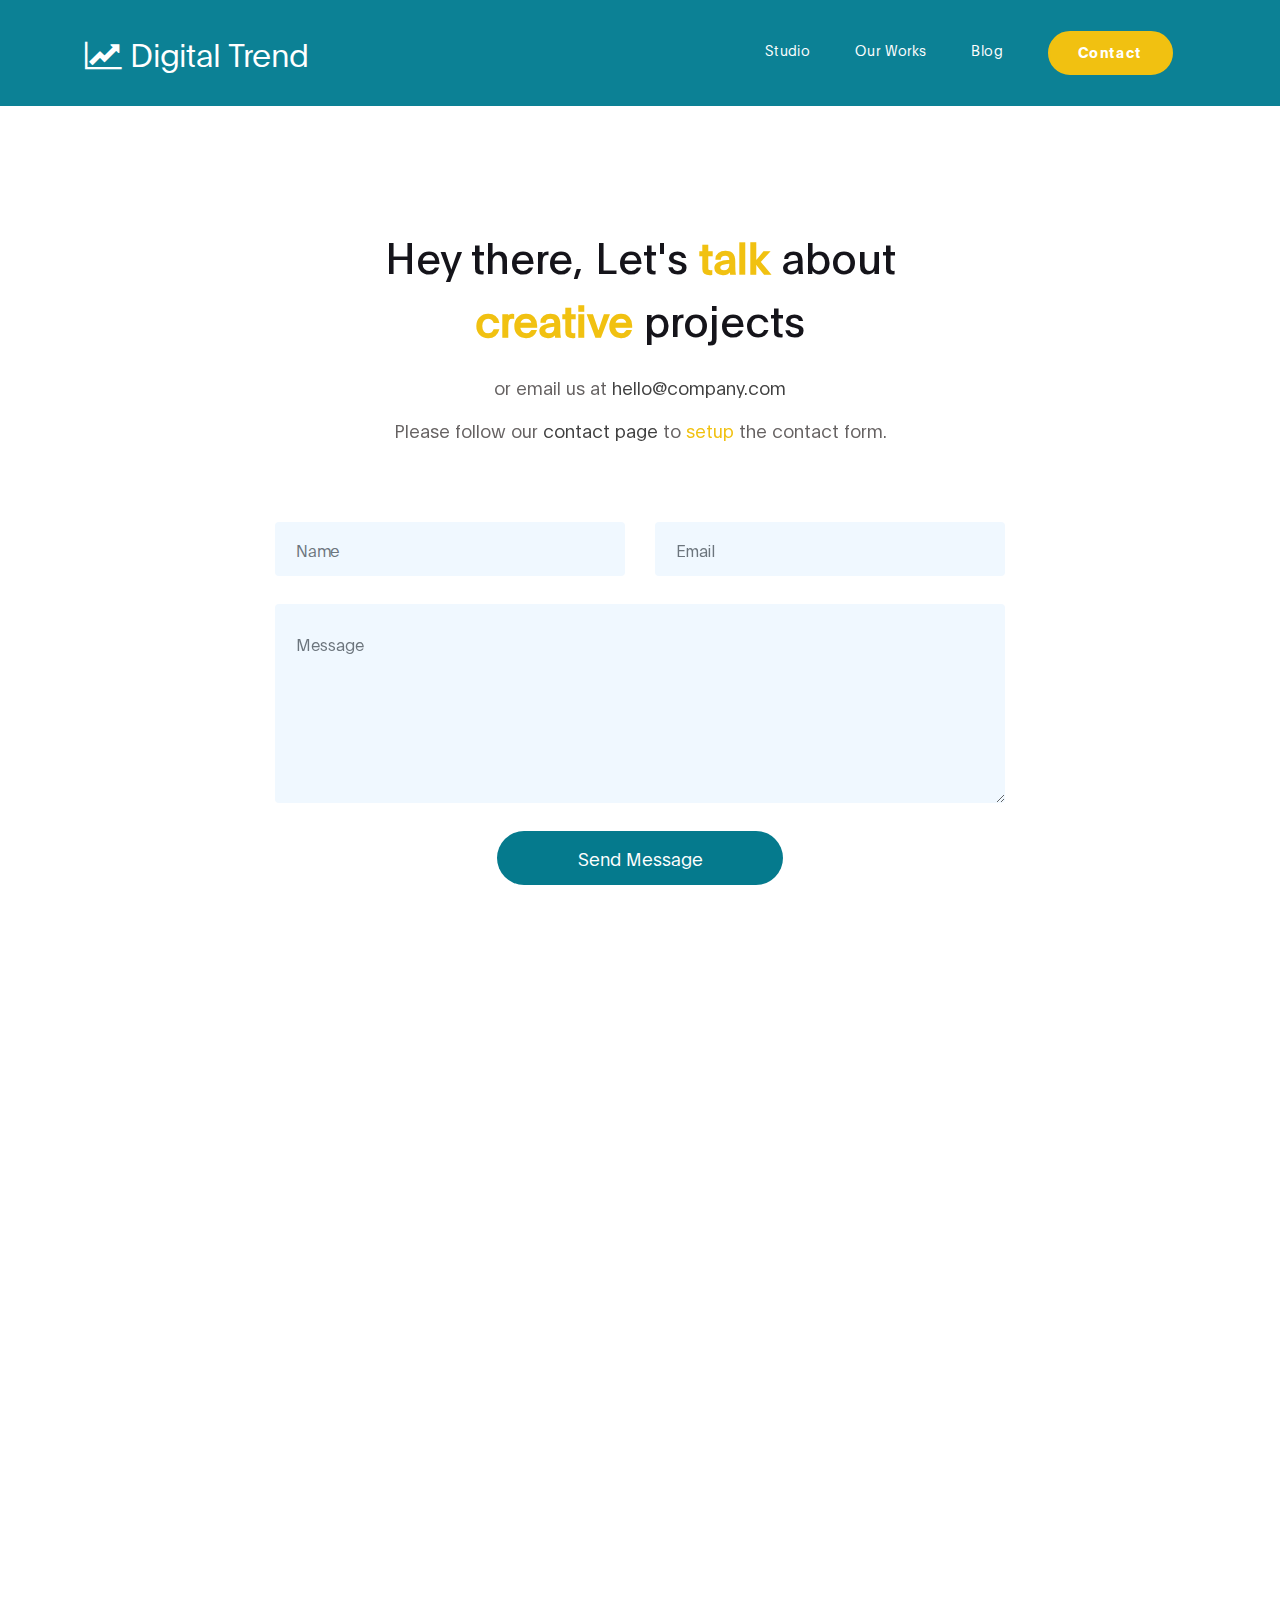
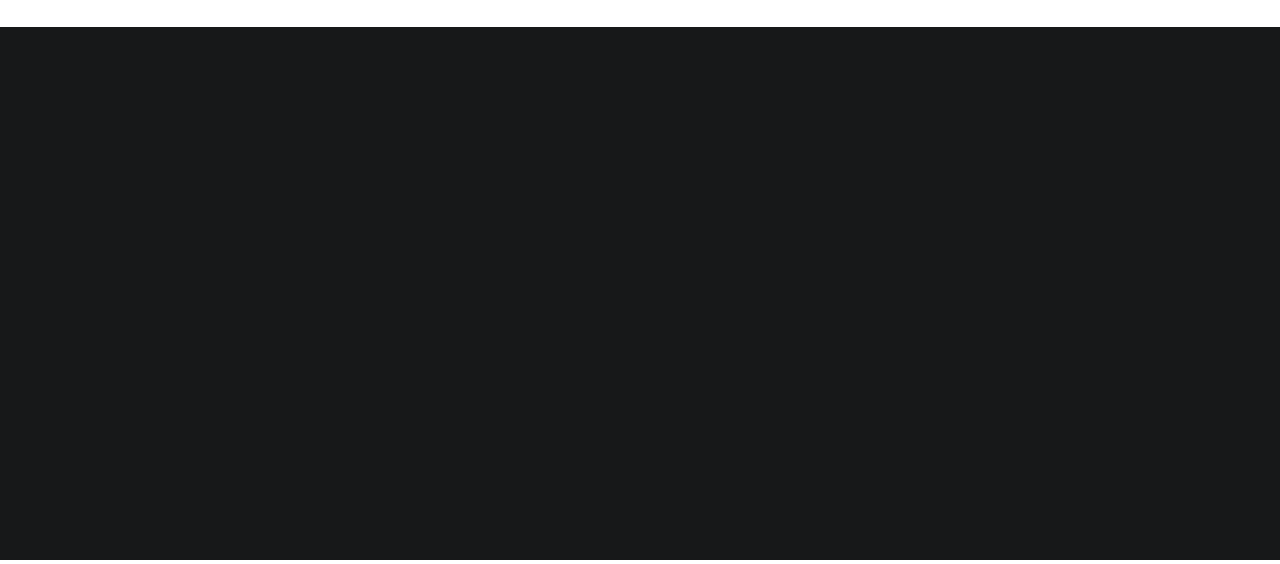
<file: contact.html>
<!DOCTYPE html>
<html lang="en">
<head>

     <title>Digital Trend Contact</title>
<!--

DIGITAL TREND

https://templatemo.com/tm-538-digital-trend

-->
     <meta charset="UTF-8">
     <meta http-equiv="X-UA-Compatible" content="IE=Edge">
     <meta name="description" content="">
     <meta name="keywords" content="">
     <meta name="author" content="">
     <meta name="viewport" content="width=device-width, initial-scale=1, maximum-scale=1">

     <link rel="stylesheet" href="css/bootstrap.min.css">
     <link rel="stylesheet" href="css/font-awesome.min.css">
     <link rel="stylesheet" href="css/aos.css">
     <link rel="stylesheet" href="css/owl.carousel.min.css">
     <link rel="stylesheet" href="css/owl.theme.default.min.css">

     <!-- MAIN CSS -->
     <link rel="stylesheet" href="css/templatemo-digital-trend.css">

</head>
<body>

     <!-- MENU BAR -->
    <nav class="navbar navbar-expand-lg position-absolute">
        <div class="container">
          <a class="navbar-brand" href="index.html">
              <i class="fa fa-line-chart"></i>
              Digital Trend
            </a>

            <button class="navbar-toggler" type="button" data-toggle="collapse" data-target="#navbarNav" aria-controls="navbarNav" aria-expanded="false"
                aria-label="Toggle navigation">
                <span class="navbar-toggler-icon"></span>
            </button>

            <div class="collapse navbar-collapse" id="navbarNav">
                <ul class="navbar-nav ml-auto">
                    <li class="nav-item">
                        <a href="index.html#about" class="nav-link">Studio</a>
                    </li>
                    <li class="nav-item">
                        <a href="index.html#project" class="nav-link">Our Works</a>
                    </li>
                    <li class="nav-item">
                        <a href="blog.html" class="nav-link">Blog</a>
                    </li>
                    <li class="nav-item">
                        <a href="contact.html" class="nav-link active contact">Contact</a>
                    </li>
                </ul>
            </div>
        </div>
    </nav>


     <!-- CONTACT -->
     <section class="contact section-padding">
          <div class="container">
               <div class="row">

                    <div class="col-lg-6 mx-auto col-md-7 col-12 py-5 mt-5 text-center" data-aos="fade-up">

                      <h1 class="mb-4">Hey there, Let's <strong>talk</strong> about <strong>creative</strong> projects</h1>

                      <p>or email us at <a href="mailto:hello@company.com">hello@company.com</a></p>
                      <p>Please follow our <a rel="nofollow" href="https://templatemo.com/contact">contact page</a> to <strong>setup</strong> the contact form.</p>
                    </div>

                    <div class="col-lg-8 mx-auto col-md-10 col-12">
                    
                    <!-- Follow https://templatemo.com/contact page to setup your own contact form -->
                    
                      <form action="#" method="post" class="contact-form" data-aos="fade-up" data-aos-delay="300" role="form">
                        <div class="row">
                          <div class="col-lg-6 col-12">
                            <input type="text" class="form-control" name="name" placeholder="Name">
                          </div>

                          <div class="col-lg-6 col-12">
                            <input type="email" class="form-control" name="email" placeholder="Email">
                          </div>

                          <div class="col-lg-12 col-12">
                            <textarea class="form-control" rows="6" name="message" placeholder="Message"></textarea>
                          </div>

                          <div class="col-lg-5 mx-auto col-7">
                            <button type="submit" class="form-control" id="submit-button" name="submit">Send Message</button>
                          </div>
                        </div>

                      </form>
                    </div>

               </div>
          </div>
     </section>

<!-- How to change your own map point
	1. Go to Google Maps
	2. Click on your location point
	3. Click "Share" and choose "Embed map" tab
	4. Copy only URL and paste it within the src="" field below
-->
     <div class="google-map" data-aos="zoom-in">
       <iframe src="https://www.google.com/maps/embed?pb=!1m18!1m12!1m3!1d11196.961132529668!2d-43.38581128725845!3d-23.011063013218724!2m3!1f0!2f0!3f0!3m2!1i1024!2i768!4f13.1!3m3!1m2!1s0x9bdb695cd967b7%3A0x171cdd035a6a9d84!2sAv.%20L%C3%BAcio%20Costa%20-%20Barra%20da%20Tijuca%2C%20Rio%20de%20Janeiro%20-%20RJ%2C%20Brazil!5e0!3m2!1sen!2sth!4v1568649412152!5m2!1sen!2sth" width="1920" height="600" frameborder="0" style="border:0;" allowfullscreen=""></iframe>
     </div>


    <footer class="site-footer">
      <div class="container">
        <div class="row">

          <div class="col-lg-5 mx-lg-auto col-md-8 col-10">
            <h1 class="text-white" data-aos="fade-up" data-aos-delay="100">We make creative <strong>brands</strong> only.</h1>
          </div>

          <div class="col-lg-3 col-md-6 col-12" data-aos="fade-up" data-aos-delay="200">
            <h4 class="my-4">Contact Info</h4>

            <p class="mb-1">
              <i class="fa fa-phone mr-2 footer-icon"></i> 
              +99 080 070 4224
            </p>

            <p>
              <a href="#">
                <i class="fa fa-envelope mr-2 footer-icon"></i>
                hello@company.com
              </a>
            </p>
          </div>

          <div class="col-lg-3 col-md-6 col-12" data-aos="fade-up" data-aos-delay="300">
            <h4 class="my-4">Our Studio</h4>

            <p class="mb-1">
              <i class="fa fa-home mr-2 footer-icon"></i> 
              Av. Lúcio Costa - Barra da Tijuca, Rio de Janeiro - RJ, Brazil
            </p>
          </div>

          <div class="col-lg-4 mx-lg-auto text-center col-md-8 col-12" data-aos="fade-up" data-aos-delay="400">
            <p class="copyright-text">Copyright &copy; 2020 Your Company
            <br>
            <a rel="nofollow noopener" href="https://templatemo.com">Design: TemplateMo</a></p>
          </div>

          <div class="col-lg-4 mx-lg-auto col-md-6 col-12" data-aos="fade-up" data-aos-delay="500">
            
            <ul class="footer-link">
              <li><a href="#">Stories</a></li>
              <li><a href="#">Work with us</a></li>
              <li><a href="#">Privacy</a></li>
            </ul>
          </div>

          <div class="col-lg-3 mx-lg-auto col-md-6 col-12" data-aos="fade-up" data-aos-delay="600">
            <ul class="social-icon">
              <li><a href="#" class="fa fa-instagram"></a></li>
              <li><a href="#" class="fa fa-twitter"></a></li>
              <li><a href="#" class="fa fa-dribbble"></a></li>
              <li><a href="#" class="fa fa-behance"></a></li>
            </ul>
          </div>

        </div>
      </div>
    </footer>


     <!-- SCRIPTS -->
     <script src="js/jquery.min.js"></script>
     <script src="js/bootstrap.min.js"></script>
     <script src="js/aos.js"></script>
     <script src="js/owl.carousel.min.js"></script>
     <script src="js/custom.js"></script>

</body>
</html>
</file>
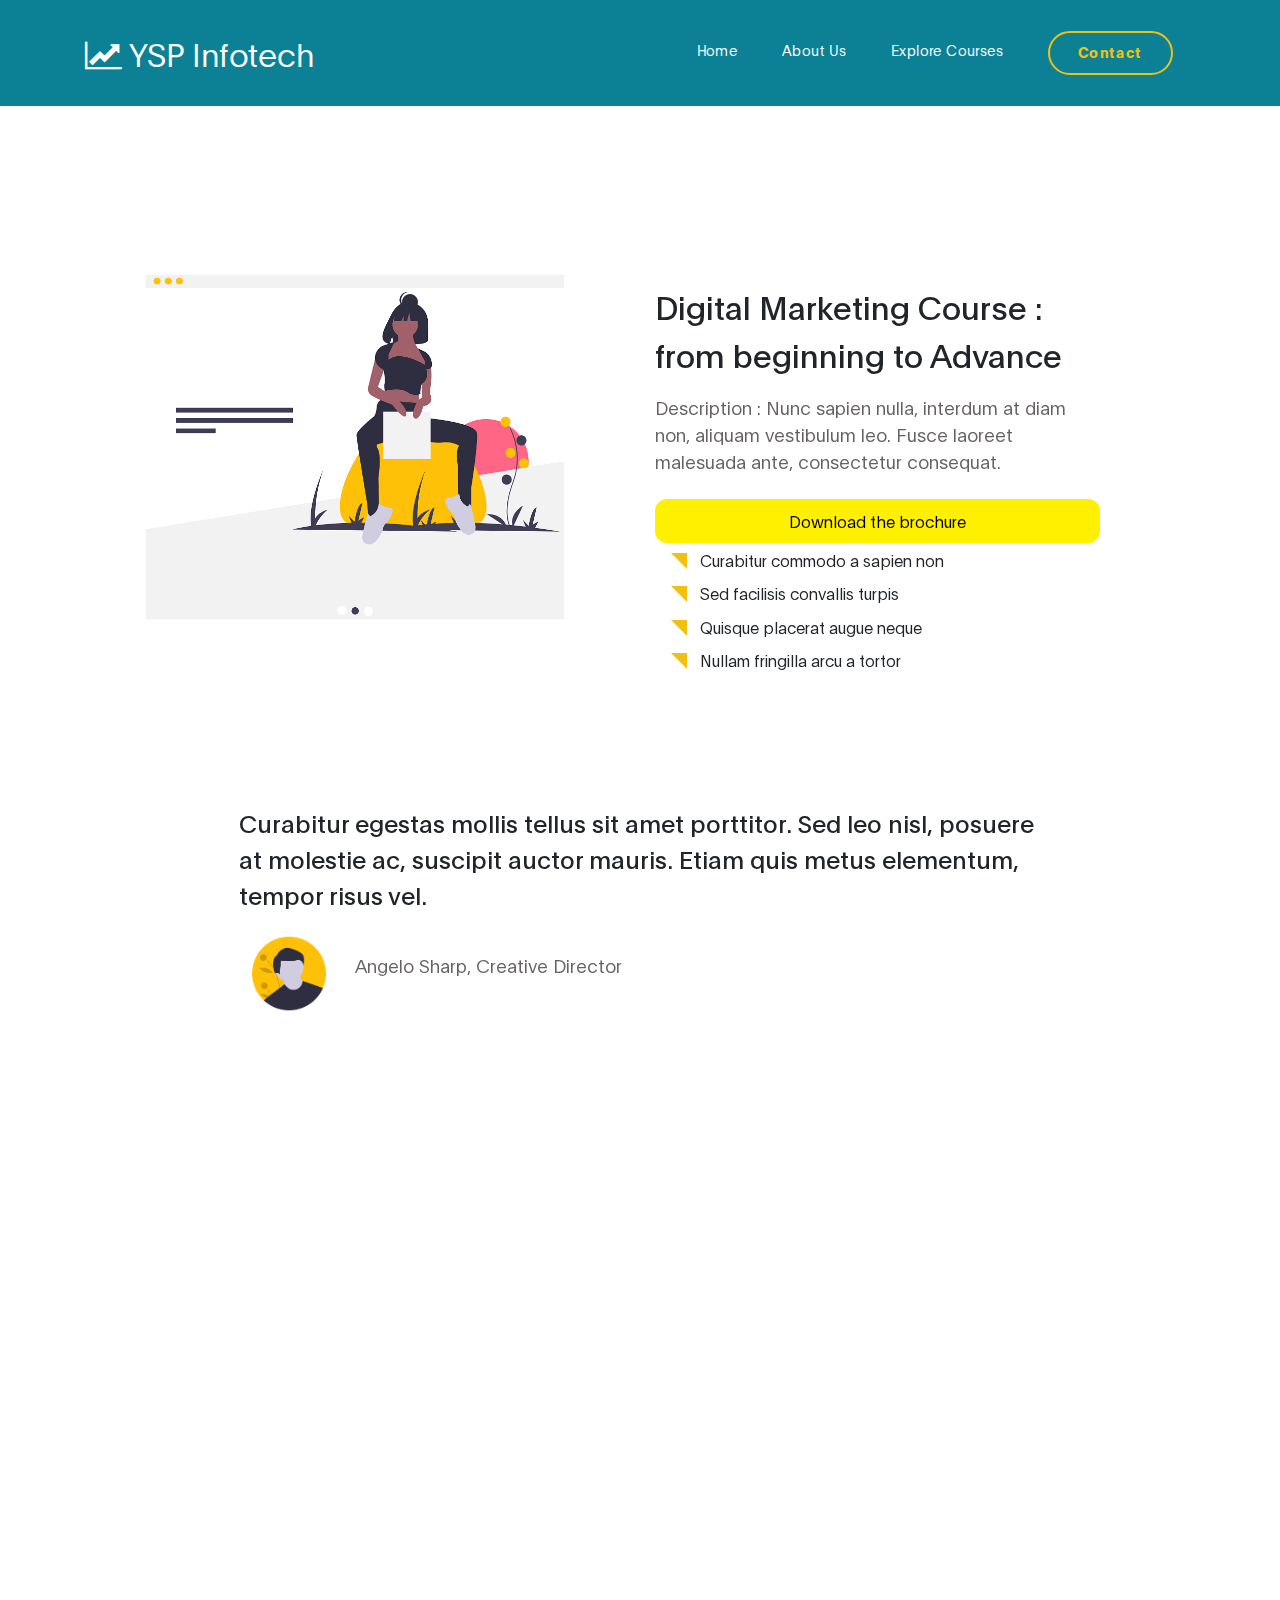
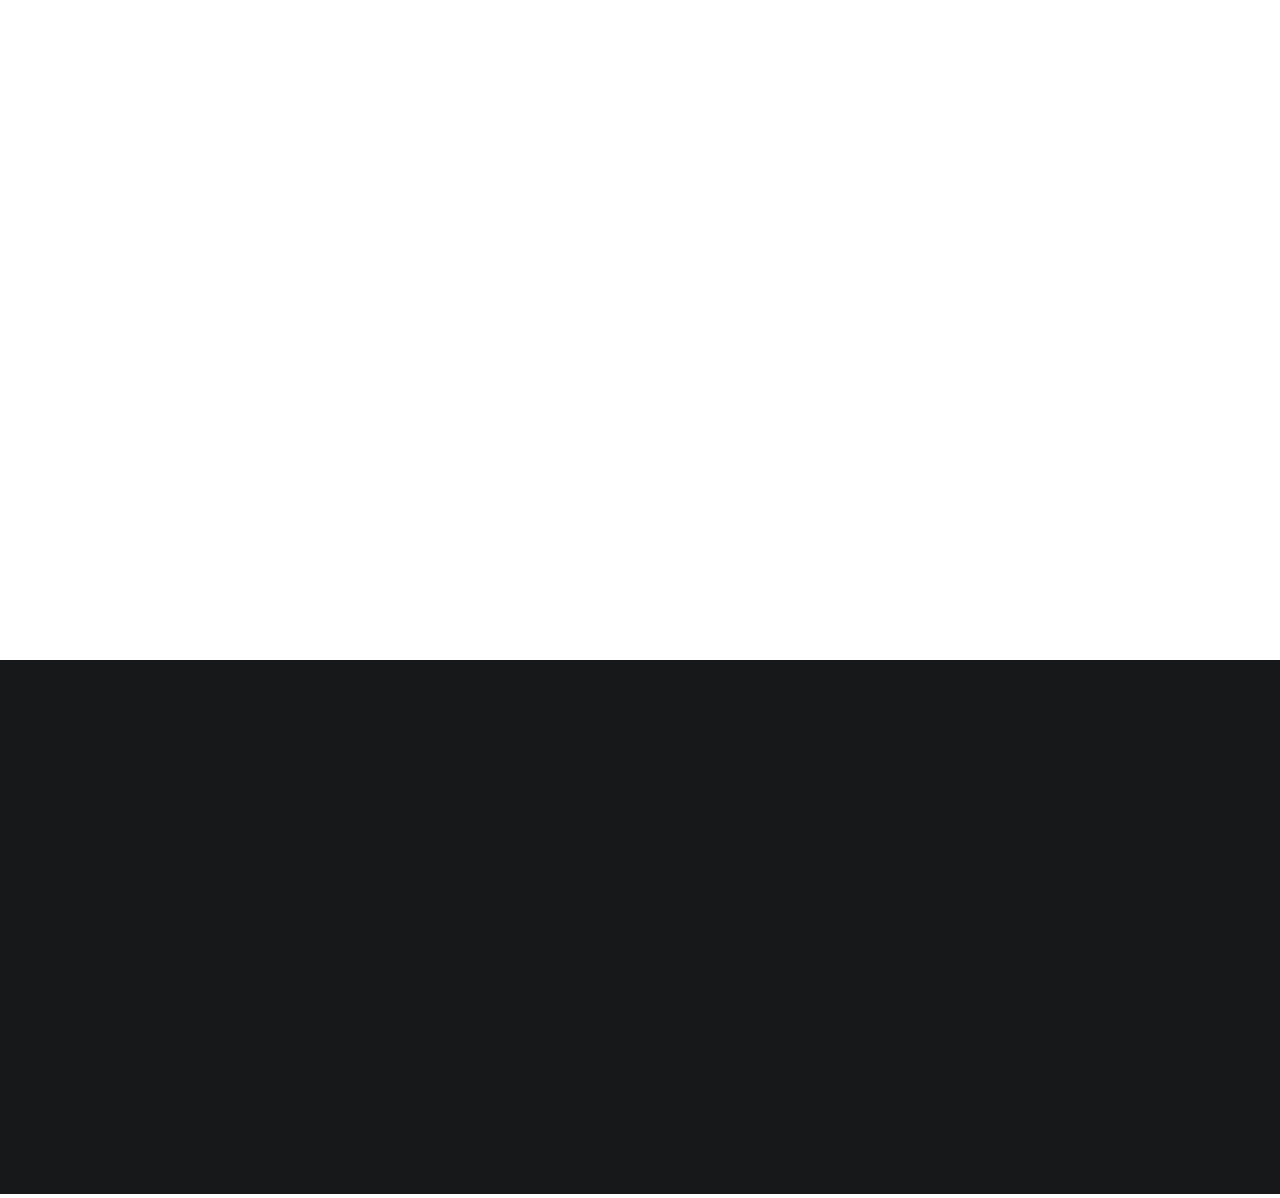
<file: project-detail.html>
<!DOCTYPE html>
<html lang="en">
<head>

     <title>Digital Trend - Project Detail</title>
<!--

DIGITAL TREND

https://templatemo.com/tm-538-digital-trend

-->
     <meta charset="UTF-8">
     <meta http-equiv="X-UA-Compatible" content="IE=Edge">
     <meta name="description" content="">
     <meta name="keywords" content="">
     <meta name="author" content="">
     <meta name="viewport" content="width=device-width, initial-scale=1, maximum-scale=1">

     <link rel="stylesheet" href="css/bootstrap.min.css">
     <link rel="stylesheet" href="css/font-awesome.min.css">
     <link rel="stylesheet" href="css/aos.css">
     <link rel="stylesheet" href="css/owl.carousel.min.css">
     <link rel="stylesheet" href="css/owl.theme.default.min.css">

     <!-- MAIN CSS -->
     <link rel="stylesheet" href="css/templatemo-digital-trend.css">

</head>
<body>

     <!-- MENU BAR -->
    <nav class="navbar navbar-expand-lg position-relative">
        <div class="container">
            <a class="navbar-brand" href="index.html">
              <i class="fa fa-line-chart"></i>
              YSP Infotech
            </a>

            <button class="navbar-toggler" type="button" data-toggle="collapse" data-target="#navbarNav" aria-controls="navbarNav" aria-expanded="false"
                aria-label="Toggle navigation">
                <span class="navbar-toggler-icon"></span>
            </button>

            <div class="collapse navbar-collapse" id="navbarNav">
                <ul class="navbar-nav ml-auto">
                    <li class="nav-item">
                        <a href="index.html#about" class="nav-link">Home</a>
                    </li>
                    <li class="nav-item">
                        <a href="index.html#project" class="nav-link">About Us</a>
                    </li>
                    <li class="nav-item">
                        <a href="blog.html" class="nav-link">Explore Courses</a>
                    </li>
                    <li class="nav-item">
                        <a href="contact.html" class="nav-link contact">Contact</a>
                    </li>
                </ul>
            </div>
        </div>
    </nav>


     <!-- PROJECT DETAIL -->
     <section class="project-detail section-padding">
          <div class="container">
               <div class="row">

                  <div class="col-lg-6 col-md-6 col-12 mb-5">

                      <img src="images/project/project-detail/personal-website.png" class="img-fluid" alt="personal website" data-aos="fade-up">
                    </div>

                    <div class="col-lg-5 col-md-6 mr-lg-auto mt-lg-5 col-12" data-aos="fade-up" data-aos-delay="200">

                      <h2>Digital Marketing Course : from beginning to Advance</h2>

                      <p class="mt-3 mb-4">Description : Nunc sapien nulla, interdum at diam non, aliquam vestibulum leo. Fusce laoreet malesuada ante, consectetur consequat.</p>
                      <button class="button-32" role="button">Download the brochure</button>

                      <ul class="list-detail">
                        <li><span>Curabitur commodo a sapien non</span></li>
                        <li><span>Sed facilisis convallis turpis</span></li>
                        <li><span>Quisque placerat augue neque</span></li>
                        <li><span>Nullam fringilla arcu a tortor</span></li>
                      </ul>
                    </div>
               </div>

              <!-- <div class="col-lg-12 col-12">
                <div class="embed-responsive embed-responsive-16by9 my-5 py-5" data-aos="fade-up">
                    <iframe class="embed-responsive-item" width="800" height="450" src="https://www.youtube.com/embed/myVN26Vx4MU?controls=0" frameborder="0" allow="accelerometer; autoplay; encrypted-media; gyroscope; picture-in-picture" allowfullscreen></iframe>
                </div>
              </div> -->

              <div class="col-lg-9 mx-auto col-12" data-aos="fade-up">
                <div class="client-info mt-lg-5 py-lg-5">
                    <h3>Curabitur egestas mollis tellus sit amet porttitor. Sed leo nisl, posuere at molestie ac, suscipit auctor mauris. Etiam quis metus elementum, tempor risus vel.</h3>

                    <div class="d-flex align-items-center mt-3">
                      <img src="images/project/project-detail/male-avatar.png" class="img-fluid" alt="male avatar">

                      <p>Angelo Sharp, Creative Director</p>
                    </div>
                </div>
              </div>
          </div>
     </section>
      <!-- PROJECT DETAIL -->
     <section class="project-detail section-padding-half">
          <div class="container">
               <div class="row">

                    <div class="col-lg-9 mx-auto col-md-10 col-12 mt-lg-5 text-center" data-aos="fade-up">

                      <h4>Digital Marketing Agency</h4>

                      <h1>127+ Duis sollicitudin urna id elit pulvinar placerat</h1>
                    </div>

               </div>
          </div>
     </section>

     <div class="full-image text-center" data-aos="zoom-in">
       <img src="images/project/project-detail/interview-process.jpg" class="img-fluid" alt="interview process">
     </div>

    <footer class="site-footer">
      <div class="container">
        <div class="row">

          <div class="col-lg-5 mx-lg-auto col-md-8 col-10">
            <h1 class="text-white" data-aos="fade-up" data-aos-delay="100">We make creative <strong>brands</strong> only.</h1>
          </div>

          <div class="col-lg-3 col-md-6 col-12" data-aos="fade-up" data-aos-delay="200">
            <h4 class="my-4">Contact Info</h4>

            <p class="mb-1">
              <i class="fa fa-phone mr-2 footer-icon"></i> 
              +91 876 711 5991
            </p>

            <p>
              <a href="#">
                <i class="fa fa-envelope mr-2 footer-icon"></i>
               yspinfotech.com
              </a>
            </p>
          </div>

          <div class="col-lg-3 col-md-6 col-12" data-aos="fade-up" data-aos-delay="300">
            <h4 class="my-4">Our Office</h4>

            <p class="mb-1">
              <i class="fa fa-home mr-2 footer-icon"></i> 
              Office No. 404, Mairah Enclave, Shiv Ganga Canal Road, Near Warje Church,Warje, Pune - 411052
            </p>
          </div>

          <div class="col-lg-4 mx-lg-auto text-center col-md-8 col-12" data-aos="fade-up" data-aos-delay="400">
            <p class="copyright-text">Copyright &copy; 2022 YSP Infotech
            <br>
           <!--  <a rel="nofollow noopener" href="https://templatemo.com">Design: TemplateMo</a></p> -->
          </div>

          <div class="col-lg-4 mx-lg-auto col-md-6 col-12" data-aos="fade-up" data-aos-delay="500">
            
            <ul class="footer-link">
              <li><a href="#">Gallery</a></li>
              <li><a href="#">Register/Login</a></li>
              <li><a href="#">Privacy</a></li>
            </ul>
          </div>

          <div class="col-lg-3 mx-lg-auto col-md-6 col-12" data-aos="fade-up" data-aos-delay="600">
            <ul class="social-icon">
              <li><a href="https://www.instagram.com/ysp_infotech/"                 target="_blank" class="fa fa-instagram"></a></li>
              <li><a href="https://www.facebook.com/profile.php?id=100077455845791" target="_blank" class="fa fa-facebook"></a></li>
              <li><a href="https://www.twitter.com/ysp_infotech/"                   target="_blank" class="fa fa-twitter"></a></li>
              <li><a href="https://www.linkedin.com/in/ysp-infotech-0a265a18a/"      target="_blank" class="fa fa-linkedin"></a></li>
            </ul>
          </div>

        </div>
      </div>
    </footer>


     <!-- SCRIPTS -->
     <script src="js/jquery.min.js"></script>
     <script src="js/bootstrap.min.js"></script>
     <script src="js/aos.js"></script>
     <script src="js/owl.carousel.min.js"></script>
     <script src="js/custom.js"></script>

</body>
</html>
</file>
<file: css/templatemo-digital-trend.css>
/*

DIGITAL TREND

https://templatemo.com/tm-538-digital-trend

*/
  
  @font-face {
      font-family: 'Plain-Regular';
      src: url('../fonts/Plain-Regular.woff2') format('woff2'),
          url('../fonts/Plain-Regular.woff') format('woff');
      font-weight: normal;
      font-style: normal;
  }

  @font-face {
      font-family: 'Plain-Light';
      src: url('../fonts/Plain-Light.woff2') format('woff2'),
          url('../fonts/Plain-Light.woff') format('woff');
      font-weight: bold;
      font-style: normal;
  }

  @font-face {
      font-family: 'Plain-Bold';
      src: url('../fonts/Plain-Bold.woff2') format('woff2'),
          url('../fonts/Plain-Bold.woff') format('woff');
      font-weight: bold;
      font-style: normal;
  }

  :root {
    --primary-color:        #057a8d;
    --secondary-color:      #f1c111;
    --white-color:          #ffffff;
    --dark-color:           #171819;
    --project-bg:           #f0f8ff;
    --menu-bg:              #0c8195;

    --title-color:          #15141a;
    --gray-color:           #909090;
    --link-color:           #404040;
    --p-color:              #666262;

    --base-font-family:     'Plain-Light', sans-serif;
    --title-font-family:    'Plain-Regular', sans-serif;
    --font-bold-family:     'Plain-Bold', sans-serif;
    --font-weight-bold:     bold;

    --h1-font-size:         42px;
    --h2-font-size:         32px;
    --h3-font-size:         24px;
    --p-font-size:          18px;
    --base-font-size:       16px;
    --menu-font-size:       14px;

    --border-radius-large:  100px;
    --border-radius-small:  5px;
  }

  body {
    background: var(--white-color);
    font-family: var(--base-font-family);
  }


  /*---------------------------------------
     TYPOGRAPHY              
  -----------------------------------------*/

  h1,h2,h3,h4,h5,h6 {
    font-family: var(--title-font-family);
    line-height: inherit;
  }

  h1 {
    color: var(--title-color);
    font-size: var(--h1-font-size);
  }

  h2 {
    font-size: var(--h2-font-size);
    font-weight: 100;
  }

  h3 {
    font-size: var(--h3-font-size);
    font-weight: 100;
    margin-bottom: 0;
  }

  h4 {
    color: var(--gray-color);
    font-family: var(--base-font-family);
    font-size: var(--p-font-size);
    letter-spacing: 1px;
    text-transform: uppercase;
  }

  p {
    color: var(--p-color);
    font-size: var(--p-font-size);
    line-height: 1.5em;
  }

  b, 
  strong {
    letter-spacing: 0;
    color: var(--secondary-color);
  }


  /*  BLOCKQUOTES */
  .quote {
    position: relative;
    margin: 0;
  }

  .quote::after {
    content: "“";
    position: absolute;
    bottom: -80px;
    left: 20px;
    font-family: times;
    color: var(--gray-color);
    font-weight: var(--font-weight-bold);
    font-size: 14em;
    line-height: 0;
    opacity: 0.10;
  }

  blockquote {
    border-left: 5px solid rgba(0,0,0,0.05);
    display: block;
    margin: 42px 0;
    padding: 14px 22px;
    color: rgba(0,0,0,0.5);
  }


  /* BUTTON */
  .custom-btn {
    background: transparent;
    border: 2px solid var(--dark-color);
    border-radius: var(--border-radius-large);
    padding: 12px 26px 14px 26px;
    color: var(--dark-color);
    font-family: var(--title-font-family);
    font-size: var(--p-font-size);
    white-space: nowrap;
  }

  .custom-btn.btn-bg {
    background: var(--white-color);
    color: var(--primary-color);
    border-color: transparent;
	transition: all .3s ease;
  }
  
  .custom-btn:hover,
  .custom-btn:focus {
    background: var(--dark-color);
    color: var(--white-color);
    border-color: transparent;
  }


  /*---------------------------------------
     GENERAL               
  -----------------------------------------*/

  * {
    -webkit-box-sizing: border-box;
    -moz-box-sizing: border-box;
    box-sizing: border-box;
  }

  *::before,
  *::after {
    -webkit-box-sizing: border-box;
    -moz-box-sizing: border-box;
    box-sizing: border-box;
  }

  a {
    color: var(--link-color);
    font-weight: normal;
    text-decoration: none;
  }

  a:hover, 
  a:active, 
  a:focus {
    color: var(--secondary-color);
    outline: none;
    text-decoration: none;
  }

  ::selection {
    background: var(--secondary-color);
    color: var(--white-color);
  }

  .section-padding {
    padding: 8em 0;
  
  }
  .section-padding-half {
    padding: 4em 0;
  }

  .google-map iframe {
    display: block;
    width: 100%;
  }



  /*---------------------------------------
    MENU             
  -----------------------------------------*/

  .navbar {
    background: var(--menu-bg);
    z-index: 2;
    top: 0;
    right: 0;
    left: 0;
    padding: 1.5em;
  }

  .navbar-brand {
    color: var(--white-color);
    font-size: var(--h2-font-size);
  }

  .nav-link {
    color: var(--white-color);
    font-size: var(--menu-font-size);
    letter-spacing: 0.4px;
    margin: 0 1.6em;
    padding: 0.6em;
  }

  .nav-link.active,
  .nav-link:hover {
    color: var(--secondary-color);
  }

  .navbar-expand-lg .navbar-nav .nav-link {
    padding-right: 0;
    padding-left: 0;
  }

  .navbar-expand-lg .navbar-nav .nav-link.contact {
    border: 2px solid var(--secondary-color);
    border-radius: var(--border-radius-large);
    color: var(--secondary-color);
    font-family: var(--font-bold-family);
    padding: 0.6em 2em 0.8em 2em;
  }

  .navbar-expand-lg .navbar-nav .nav-link.contact:hover,
  .navbar-expand-lg .navbar-nav .nav-link.contact.active {
    background: var(--secondary-color);
    color: var(--white-color);
  }

  .navbar-nav .navbar-toggler-icon {
    background: none;
  }

  .navbar-toggler {
    border: 0;
    padding: 0;
    cursor: pointer;
    margin: 0 10px 0 0;
    width: 30px;
    height: 35px;
    outline: none;
  }

  .navbar-toggler:focus {
    outline: none;
  }

  .navbar-toggler[aria-expanded="true"] .navbar-toggler-icon {
    background: transparent;
  }

  .navbar-toggler[aria-expanded="true"] .navbar-toggler-icon::before,
  .navbar-toggler[aria-expanded="true"] .navbar-toggler-icon::after {
    transition: top 300ms 50ms ease, -webkit-transform 300ms 350ms ease;
    transition: top 300ms 50ms ease, transform 300ms 350ms ease;
    transition: top 300ms 50ms ease, transform 300ms 350ms ease, -webkit-transform 300ms 350ms ease;
    top: 0;
  }

  .navbar-toggler[aria-expanded="true"] .navbar-toggler-icon::before {
    transform: rotate(45deg);
  }

  .navbar-toggler[aria-expanded="true"] .navbar-toggler-icon::after {
    transform: rotate(-45deg);
  }

  .navbar-toggler .navbar-toggler-icon {
    background: var(--white-color);
    transition: background 10ms 300ms ease;
    display: block;
    width: 30px;
    height: 2px;
    position: relative;
  }

  .navbar-toggler .navbar-toggler-icon::before,
  .navbar-toggler .navbar-toggler-icon::after {
    transition: top 300ms 350ms ease, -webkit-transform 300ms 50ms ease;
    transition: top 300ms 350ms ease, transform 300ms 50ms ease;
    transition: top 300ms 350ms ease, transform 300ms 50ms ease, -webkit-transform 300ms 50ms ease;
    position: absolute;
    right: 0;
    left: 0;
    background: var(--white-color);
    width: 30px;
    height: 2px;
    content: '';
  }

  .navbar-toggler .navbar-toggler-icon::before {
    top: -8px;
  }

  .navbar-toggler .navbar-toggler-icon::after {
    top: 8px;
  }

  .btn-download
  {
    border-radius: 10px;
    padding: 5px;
    color: white;
    background-color:#f2c111;
    border-color:#f2c111;
  transition: all .3s ease;
      }
      
      .btn-download :hover{
        pointer: cursor;
      }
.button-32 {
  background-color: #fff000;
  border-radius: 12px;
  color: #000;
  cursor: pointer;
  font-weight: bold;
  padding: 10px 15px;
  text-align: center;
  transition: 200ms;
  width: 100%;
  box-sizing: border-box;
  border: 0;
  font-size: 16px;
  user-select: none;
  -webkit-user-select: none;
  touch-action: manipulation;
}

.button-32:not(:disabled):hover,
.button-32:not(:disabled):focus {
  outline: 0;
  background: #f4e603;
  box-shadow: 0 0 0 2px rgba(0,0,0,.2), 0 3px 8px 0 rgba(0,0,0,.15);
}

.button-32:disabled {
  filter: saturate(0.2) opacity(0.5);
  cursor: not-allowed;
}


  /*---------------------------------------
     HERO              
  -----------------------------------------*/

  .hero {
    position: relative;
    padding: 5em 0;
    overflow: hidden;
  }

  .hero-bg {
    background: linear-gradient(170deg, var(--primary-color) 64%, var(--white-color) 30%);
  }

  .hero-image {
    position: relative;
    top: 2em;
  }



  /*---------------------------------------
     PROJECT              
  -----------------------------------------*/

  .project {
    background: var(--project-bg);
  }

  .project-wrapper {
    position: relative;
  }

  .project-wrapper img {
    border-radius: var(--border-radius-small);
  }

  .project-info {
    background: var(--white-color);
    border-radius: var(--border-radius-small);
    position: absolute;
    bottom: 32px;
    right: 32px;
    left: 32px;
    width: 90%;
    padding: 32px;
  }

  .project-info small {
    font-family: Plain-Bold;
    color: var(--gray-color);
    position: relative;
    top: 2px;
  }

  .project-info a {
    color: var(--primary-color);
  }

  .project-info .project-icon {
    background: var(--primary-color);
  }

  .project-icon {
    position: absolute;
    right: 30px;
    top: 40px;
    background: var(--dark-color);
    border-radius: var(--border-radius-large);
    color: var(--white-color);
    font-size: var(--h2-font-size);
    width: 40px;
    height: 40px;
    line-height: 40px;
    text-align: center;
    padding-left: 5px;
  }

  .owl-theme .owl-dots .owl-dot {
    outline: none;
  }

  .owl-theme .owl-dots .owl-dot span {
    background: var(--gray-color);
    width: 50px;
    height: 3px;
    margin:  35px 5px;
  }

  .owl-theme .owl-dots .owl-dot.active span, 
  .owl-theme .owl-dots .owl-dot:hover span 
  {
    background: var(--secondary-color);
  }

  .list-detail {
    margin-left: 1em;
    padding-left: 1em;
    position: relative;
  }

  .list-detail li {
    display: block;
    list-style: none;
    margin: 0.6em 0 0 0.8em;
  }

  .list-detail li::before {
    content: "";
    width: 0;
    height: 0;
    border-width: 0 16px 16px 0;
    border-color: transparent var(--secondary-color) transparent transparent;
    border-style: solid;
    position: absolute;
    left: 0;
  }

  .list-detail span {
    position: relative;
    bottom: 5px;
  }

  .client-info img {
    width: 100px;
    margin-right: 1em;
  }


  /*---------------------------------------
      ABOUT            
  -----------------------------------------*/

  .about {
    position: relative;
    overflow: hidden;
  }

  .about-image img {
    display: block;
    margin: 0 auto;
  }



  /*---------------------------------------
      BLOG            
  -----------------------------------------*/

  .blog-header {
    border-radius: var(--border-radius-small);
    position: relative;
    overflow: hidden;
  }

  .blog-header img {
    border-radius: var(--border-radius-small);
    display: block;
  }

  .blog-header-info {
    background: linear-gradient(transparent,rgba(0,0,0,0.95));
    position: absolute;
    right: 0;
    left: 0;
    bottom: 0;
    padding: 2em;
  }

  .blog-header-info h3 {
    max-width: 80%;
  }

  .blog-header-info a {
    color: var(--white-color);
  }

  .blog-header-info a:hover {
    color: var(--secondary-color);
  }

  .blog-sidebar img {
    border-radius: var(--border-radius-small);
    width: 159px;
    margin-right: 22px;
  }

  .blog-sidebar h3 {
    font-size: 18px;
  }



  /*---------------------------------------
     CONTACT              
  -----------------------------------------*/

  .newsletter-form .form-control,
  .contact-form .form-control {
    box-shadow: none;
    background: var(--project-bg);
    border: 0;
    padding: 1.7em 1.3em;
    margin: 14px 0;
  }

  .newsletter-form button,
  .contact-form #submit-button {
    background: var(--primary-color);
    border-radius: var(--border-radius-large);
    color: var(--white-color);
    cursor: pointer;
    font-size: var(--p-font-size);
    line-height: 0px;
    padding: 1.5em 1.3em;
  }

  .newsletter-form button {
    background: var(--secondary-color);
  }



  /*---------------------------------------
     FOOTER              
  -----------------------------------------*/

  .site-footer {
    background: var(--dark-color);
    padding: 7em 0 6em 0;
  }

  .site-footer a {
    color: var(--p-color);
  }

  .site-footer a:hover,
  .footer-icon {
    color: var(--secondary-color);
  }

  .footer-link li {
    display: inline-block;
    list-style: none;
    margin: 0 10px;
  }

  .copyright-text,
  .footer-link,
  .site-footer .social-icon {
    margin-top: 6em;
  }

  .copyright-text {
    margin-top: 5.3em;
  }



  /*---------------------------------------
     SOCIAL ICON              
  -----------------------------------------*/

  .social-icon {
    position: relative;
    padding: 0;
    margin: 4em 0 0 0;
  }

  .social-icon li {
    display: inline-block;
    list-style: none;
  }

  .social-icon li a {
    text-decoration: none;
    display: inline-block;
    font-size: var(--base-font-size);
    margin: 10px;
    text-align: center;
  }



  /*---------------------------------------
     RESPONSIVE STYLES              
  -----------------------------------------*/

  @media screen and (min-width: 1200px) {

    .about-info h2 {
      max-width: 70%;
    }
  }

  @media screen and (min-width: 991px) {

    .project h2 {
      max-width: 32%;
      margin: 0 auto;
    }
  }

  @media screen and (max-width: 991px) {

    .hero {
      padding-top: 14em;
    }

    .hero-text {
      bottom: 2em;
    }

    .navbar {
      padding: 1em;
    }

    .navbar-collapse {
      text-align: center;
      padding: 2.5em 0;
    }

    .nav-link {
      display: inline-block;
    }

    .navbar-expand-lg .navbar-nav .nav-link.contact {
      margin: 1em 0;
    }

    .copyright-text, 
    .footer-link, 
    .site-footer .social-icon {
      margin-top: 3em;
      padding: 0;
      text-align: left;
    }
  }

  @media screen and (max-width: 767px) {

    h1 {
      font-size: 36px;
    }

    h2 {
      font-size: 28px;
    }

    h3 {
      font-size: 22px;
    }

    .project-info {
      right: 0;
      left: 0;
      margin: 0 auto;
    }

    .footer-link, 
    .site-footer .social-icon {
      margin-top: 1em;
    }

    .copyright-text {
      margin: 2.5em 0 1em 0;
    }

    .footer-link li {
      margin-left: 0;
    }
  }
</file>
